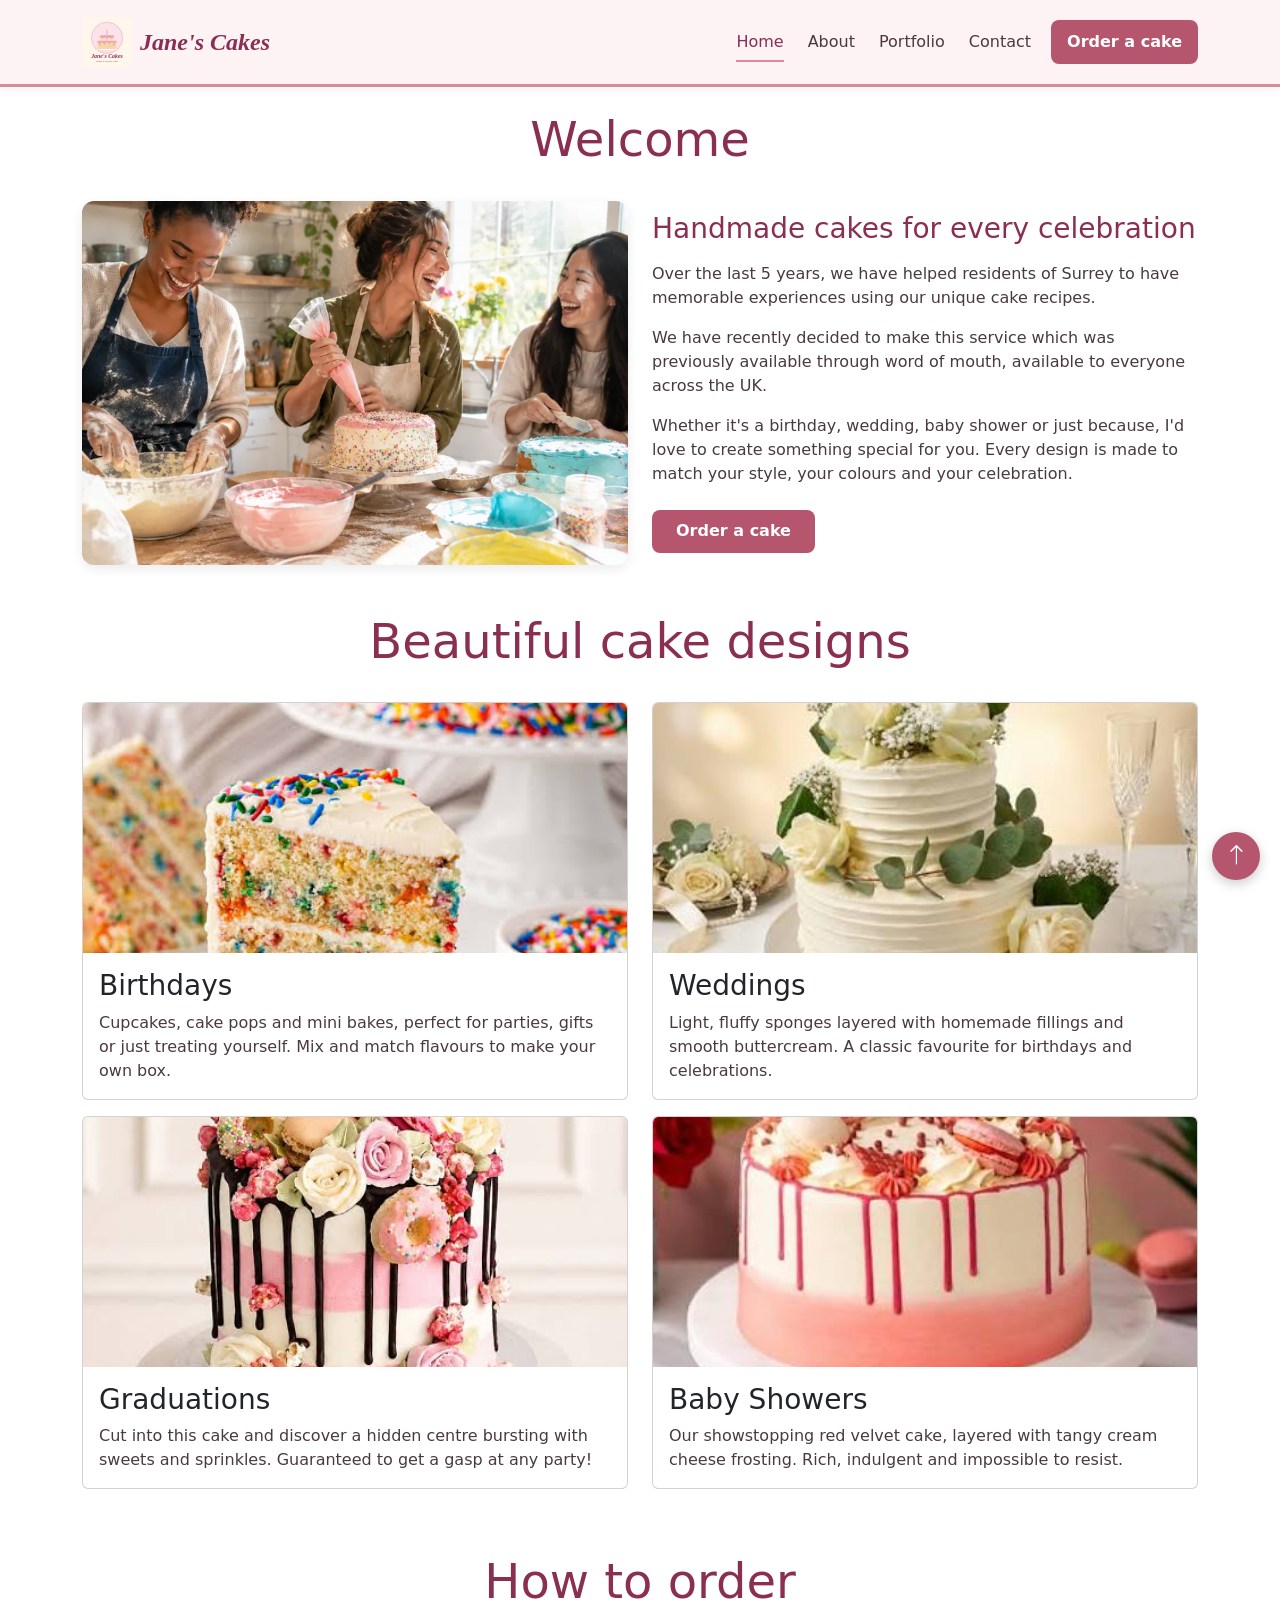
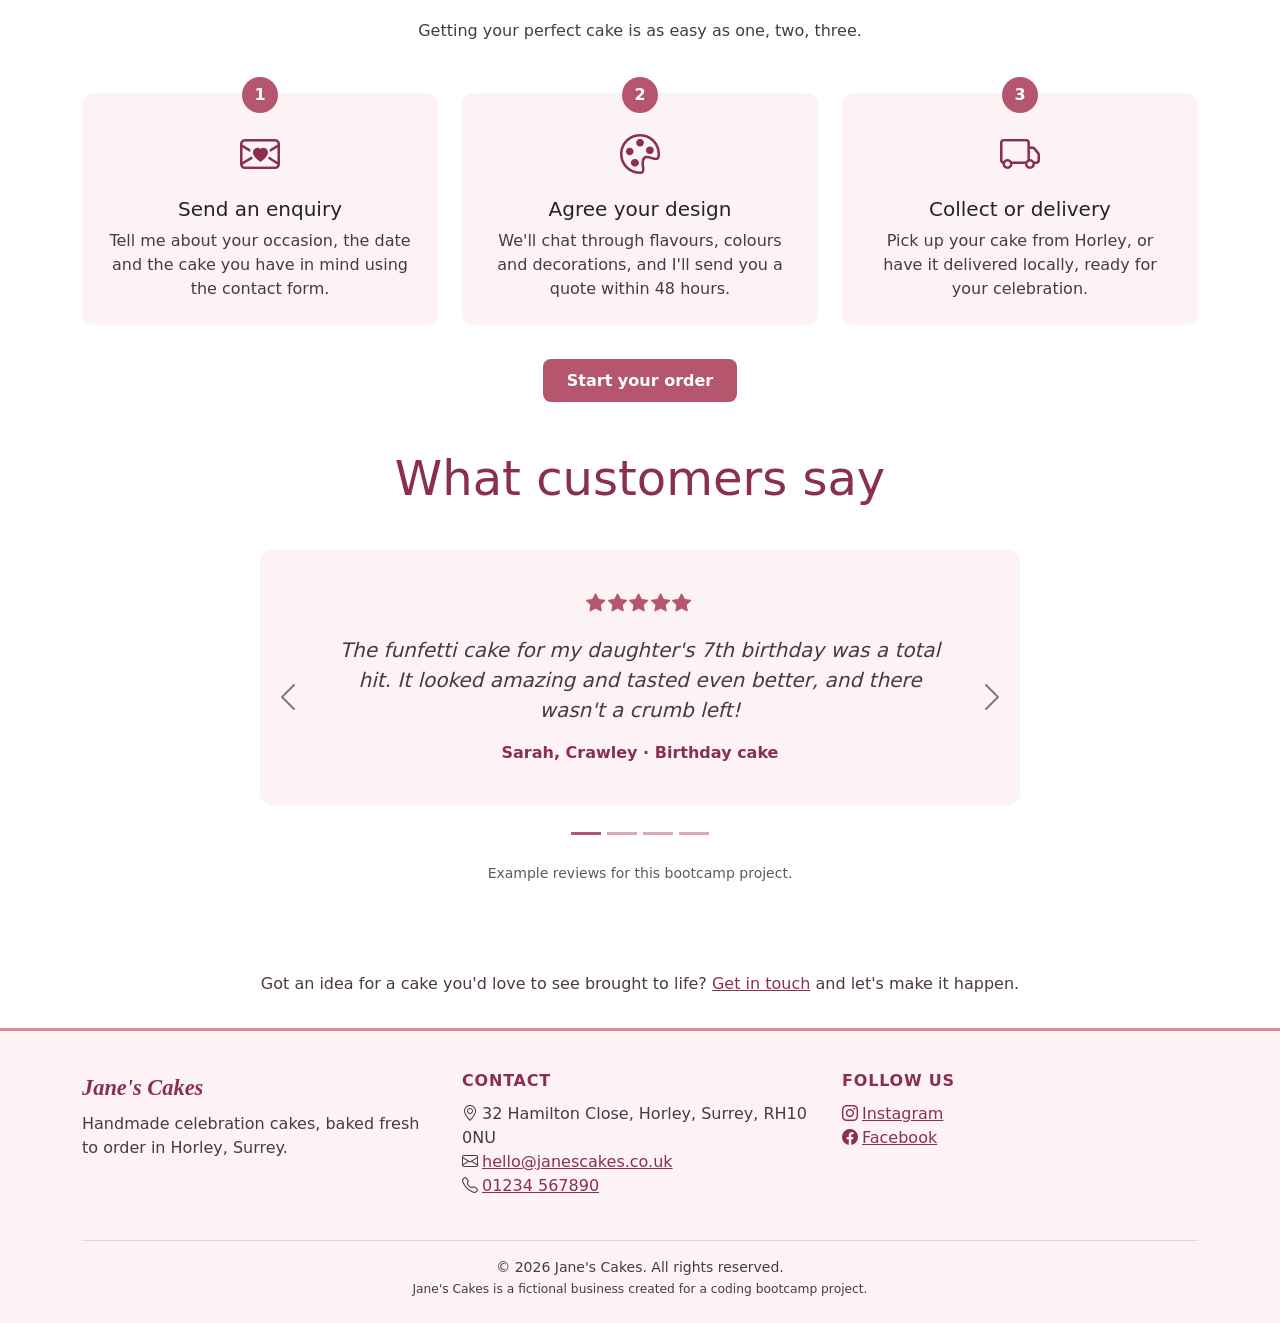
<file: index.html>
<!doctype html>
<html lang="en">
  <head>
    <meta charset="UTF-8">
    <meta name="viewport" content="width=device-width, initial-scale=1.0">
    <meta name="description" content="Jane's Cakes: handmade custom cakes for birthdays, weddings, graduations and baby showers, baked in Horley, Surrey.">
    <title>Jane's Cakes | Master Baker</title>
    <!-- Bootstrap CSS Link -->
    <link
      href="https://cdn.jsdelivr.net/npm/bootstrap@5.3.3/dist/css/bootstrap.min.css"
      rel="stylesheet"
      integrity="sha384-QWTKZyjpPEjISv5WaRU9OFeRpok6YctnYmDr5pNlyT2bRjXh0JMhjY6hW+ALEwIH"
      crossorigin="anonymous">
    <link rel="stylesheet" href="https://cdn.jsdelivr.net/npm/bootstrap-icons@1.11.3/font/bootstrap-icons.min.css">
    <link rel="stylesheet" href="assets/css/style.css">
      <link rel="icon" href="assets/images/Janes_Cakes_Logo.svg" type="image/svg+xml">
  </head>

  <body id="top">
    <nav class="navbar navbar-expand-sm sticky-top">
      <div class="container">
        <a class="navbar-brand d-flex align-items-center" href="index.html">
          <img src="assets/images/Janes_Cakes_Logo.svg" alt="Jane's Cakes logo" class="logo me-2">
          Jane's Cakes
        </a>
        <button
          class="navbar-toggler"
          type="button"
          data-bs-toggle="collapse" 
          data-bs-target="#navbarSupportedContent"
          aria-controls="navbarSupportedContent"
          aria-expanded="false"
          aria-label="Toggle navigation"
        >
          <span class="navbar-toggler-icon"></span>
        </button>
        <div class="collapse navbar-collapse" id="navbarSupportedContent">
          <ul class="navbar-nav ms-auto align-items-sm-center">
            <li class="nav-item">
              <a class="nav-link active" aria-current="page" href="index.html">Home</a>
            </li>
            <li class="nav-item">
              <a class="nav-link" href="about.html">About</a>
            </li>
            <li class="nav-item">
              <a class="nav-link" href="portfolio.html">Portfolio</a>
            </li>
            <li class="nav-item">
              <a class="nav-link" href="contact.html">Contact</a>
            </li>
            <li class="nav-item ms-sm-2 mt-2 mt-sm-0">
              <a class="btn btn-cake px-3" href="contact.html">Order a cake</a>
            </li>
          </ul>
        </div>
      </div>
    </nav>

    <!-- main content -->
    <main class="fade-in">
      <!-- About section links to #about href in navbar -->
      <section id="about" class="container">
        <div class="row align-items-center">
          <!-- my-4 used to add top and bottom margin to heading -->
          <div class="col-12 text-center my-4">
            <h1 class="display-5">Welcome</h1>
          </div>

          <!-- image column (left) -->
          <div class="col-12 col-md-6 mb-4">
            <!-- img-fluid class makes the image responsive to its container -->
            <img
              src="assets/images/women-baking-cakes.webp"
              width="800"
              height="800"
              fetchpriority="high"
              class="img-fluid hero-img hero-img-wide"
              alt="Three friends laughing as they bake and decorate cakes together">
          </div>

          <!-- text column (right) -->
          <div class="col-12 col-md-6 mb-4">
            <h2 class="h3 mb-3">Handmade cakes for every celebration</h2>
            <p>
              Over the last 5 years, we have helped residents of Surrey to have memorable experiences using our unique cake recipes.
            </p>
            <p>
             We have recently decided to make this service which was previously available through word of mouth, available to everyone across the UK.
            </p>
            <p>
              Whether it's a birthday, wedding, baby shower or just because, I'd love
              to create something special for you. Every design is made to match your
              style, your colours and your celebration.
            </p>
            <a href="contact.html" class="btn btn-cake px-4 mt-2">Order a cake</a>
          </div>
        </div>
      </section>

      <!-- portfolio section starts here -->
      <section id="portfolio" class="container pb-4">
        <div class="row">
          <!-- my-4 used to add top and bottom margin to heading -->
          <div class="col-12 text-center my-4">
            <h2 class="display-5">Beautiful cake designs</h2>
          </div>

          <!-- cols for cards: mb-3 on the column, h-100 on the card keeps cards equal height -->
          <div class="col-12 col-md-6 mb-3">
            <div class="card h-100 zoom-card">
              <img
                src="assets/images/funfetti-cake.jpg"
                class="card-img-top" loading="lazy"
                alt="A slice of layered funfetti birthday cake covered in sprinkles">
              <div class="card-body">
                <h3 class="card-title">Birthdays</h3>
                <p class="card-text">
                  Cupcakes, cake pops and mini bakes, perfect for parties, gifts or
                  just treating yourself. Mix and match flavours to make your own box.
                </p>
              </div>
            </div>
          </div>

          <div class="col-12 col-md-6 mb-3">
            <div class="card h-100 zoom-card">
              <img
                src="assets/images/floral-wedding-cake.jpg"
                class="card-img-top" loading="lazy"
                alt="A white two-tier wedding cake decorated with fresh flowers">
              <div class="card-body">
                <h3 class="card-title">Weddings</h3>
                <p class="card-text">
                  Light, fluffy sponges layered with homemade fillings and smooth
                  buttercream. A classic favourite for birthdays and celebrations.
                </p>
              </div>
            </div>
          </div>

          <div class="col-12 col-md-6 mb-3">
            <div class="card h-100 zoom-card">
              <img
                src="assets/images/floral-drip-cake.jpg"
                class="card-img-top" loading="lazy"
                alt="A pink celebration cake topped with flowers and doughnuts">
              <div class="card-body">
                <h3 class="card-title">Graduations</h3>
                <p class="card-text">
                  Cut into this cake and discover a hidden centre bursting with
                  sweets and sprinkles. Guaranteed to get a gasp at any party!
                </p>
              </div>
            </div>
          </div>

          <div class="col-12 col-md-6 mb-3">
            <div class="card h-100 zoom-card">
              <img
                src="assets/images/macaron-drip-cake.jpg"
                class="card-img-top" loading="lazy"
                alt="A pink drip cake topped with macarons and meringues">
              <div class="card-body">
                <h3 class="card-title">Baby Showers</h3>
                <p class="card-text">
                  Our showstopping red velvet cake, layered with tangy cream cheese
                  frosting. Rich, indulgent and impossible to resist.
                </p>
              </div>
            </div>
          </div>
        </div>
      </section>

      <!-- How to order: three simple steps -->
      <section id="how-to-order" class="container pb-4">
        <div class="text-center my-4">
          <h2 class="display-5">How to order</h2>
          <p>Getting your perfect cake is as easy as one, two, three.</p>
        </div>
        <div class="row row-cols-1 row-cols-md-3 g-4">
          <div class="col">
            <div class="step-card h-100">
              <span class="step-number" aria-hidden="true">1</span>
              <i class="bi bi-envelope-heart step-icon" aria-hidden="true"></i>
              <h3 class="h5">Send an enquiry</h3>
              <p>Tell me about your occasion, the date and the cake you have in mind using the contact form.</p>
            </div>
          </div>
          <div class="col">
            <div class="step-card h-100">
              <span class="step-number" aria-hidden="true">2</span>
              <i class="bi bi-palette step-icon" aria-hidden="true"></i>
              <h3 class="h5">Agree your design</h3>
              <p>We'll chat through flavours, colours and decorations, and I'll send you a quote within 48 hours.</p>
            </div>
          </div>
          <div class="col">
            <div class="step-card h-100">
              <span class="step-number" aria-hidden="true">3</span>
              <i class="bi bi-truck step-icon" aria-hidden="true"></i>
              <h3 class="h5">Collect or delivery</h3>
              <p>Pick up your cake from Horley, or have it delivered locally, ready for your celebration.</p>
            </div>
          </div>
        </div>
        <div class="text-center mt-4">
          <a href="contact.html" class="btn btn-cake px-4">Start your order</a>
        </div>
      </section>

      <!-- Customer reviews carousel -->
      <section id="reviews" class="container pb-5">
        <div class="text-center my-4">
          <h2 class="display-5">What customers say</h2>
        </div>
        <div id="reviewsCarousel" class="carousel carousel-dark slide reviews-carousel" data-bs-ride="carousel" data-bs-interval="6000">
          <div class="carousel-indicators">
            <button type="button" data-bs-target="#reviewsCarousel" data-bs-slide-to="0" class="active" aria-current="true" aria-label="Review 1"></button>
            <button type="button" data-bs-target="#reviewsCarousel" data-bs-slide-to="1" aria-label="Review 2"></button>
            <button type="button" data-bs-target="#reviewsCarousel" data-bs-slide-to="2" aria-label="Review 3"></button>
            <button type="button" data-bs-target="#reviewsCarousel" data-bs-slide-to="3" aria-label="Review 4"></button>
          </div>
          <div class="carousel-inner">
            <div class="carousel-item active">
              <figure class="review-card">
                <div class="review-stars" role="img" aria-label="5 out of 5 stars">
                  <i class="bi bi-star-fill"></i><i class="bi bi-star-fill"></i><i class="bi bi-star-fill"></i><i class="bi bi-star-fill"></i><i class="bi bi-star-fill"></i>
                </div>
                <blockquote class="blockquote">
                  <p>The funfetti cake for my daughter's 7th birthday was a total hit. It looked amazing and tasted even better, and there wasn't a crumb left!</p>
                </blockquote>
                <figcaption class="review-author">Sarah, Crawley &middot; Birthday cake</figcaption>
              </figure>
            </div>
            <div class="carousel-item">
              <figure class="review-card">
                <div class="review-stars" role="img" aria-label="5 out of 5 stars">
                  <i class="bi bi-star-fill"></i><i class="bi bi-star-fill"></i><i class="bi bi-star-fill"></i><i class="bi bi-star-fill"></i><i class="bi bi-star-fill"></i>
                </div>
                <blockquote class="blockquote">
                  <p>Jane delivered and set up our two-tier wedding cake at the venue. It matched our flowers perfectly and so many guests asked who made it.</p>
                </blockquote>
                <figcaption class="review-author">Tom &amp; Priya, Reigate &middot; Wedding cake</figcaption>
              </figure>
            </div>
            <div class="carousel-item">
              <figure class="review-card">
                <div class="review-stars" role="img" aria-label="5 out of 5 stars">
                  <i class="bi bi-star-fill"></i><i class="bi bi-star-fill"></i><i class="bi bi-star-fill"></i><i class="bi bi-star-fill"></i><i class="bi bi-star-fill"></i>
                </div>
                <blockquote class="blockquote">
                  <p>Beautiful pink drip cake for my baby shower. Jane was so easy to talk to and made a gluten-free version without anyone noticing the difference.</p>
                </blockquote>
                <figcaption class="review-author">Lucy, Horley &middot; Baby shower cake</figcaption>
              </figure>
            </div>
            <div class="carousel-item">
              <figure class="review-card">
                <div class="review-stars" role="img" aria-label="4 out of 5 stars">
                  <i class="bi bi-star-fill"></i><i class="bi bi-star-fill"></i><i class="bi bi-star-fill"></i><i class="bi bi-star-fill"></i><i class="bi bi-star"></i>
                </div>
                <blockquote class="blockquote">
                  <p>Ordered a red velvet cake for my son's graduation at short notice. Jane fitted us in and it was delicious. Would definitely order again.</p>
                </blockquote>
                <figcaption class="review-author">Mark, Redhill &middot; Graduation cake</figcaption>
              </figure>
            </div>
          </div>
          <button class="carousel-control-prev" type="button" data-bs-target="#reviewsCarousel" data-bs-slide="prev">
            <span class="carousel-control-prev-icon" aria-hidden="true"></span>
            <span class="visually-hidden">Previous review</span>
          </button>
          <button class="carousel-control-next" type="button" data-bs-target="#reviewsCarousel" data-bs-slide="next">
            <span class="carousel-control-next-icon" aria-hidden="true"></span>
            <span class="visually-hidden">Next review</span>
          </button>
        </div>
        <p class="text-center small text-muted mt-2">Example reviews for this bootcamp project.</p>
      </section>
    </main>

    <!-- Call to action (not shown on the contact page) -->
    <aside class="container text-center my-4">
      <p class="cta-text mb-0">
        Got an idea for a cake you'd love to see brought to life?
        <a href="contact.html">Get in touch</a> and let's make it happen.
      </p>
    </aside>

    <!-- Back to top button -->
    <a href="#top" class="back-to-top" aria-label="Back to top"><i class="bi bi-arrow-up" aria-hidden="true"></i></a>

    <!-- Site footer (same on every page) -->
    <footer class="site-footer">
      <div class="container">
        <div class="row row-cols-1 row-cols-md-3 g-4">
          <div class="col">
            <p class="footer-brand">Jane's Cakes</p>
            <p>Handmade celebration cakes, baked fresh to order in Horley, Surrey.</p>
          </div>
          <div class="col">
            <h2 class="footer-heading">Contact</h2>
            <!-- TODO: replace with real email and phone number, or remove -->
            <address class="mb-0">
              <i class="bi bi-geo-alt me-1" aria-hidden="true"></i>32 Hamilton Close, Horley, Surrey, RH10 0NU<br>
              <i class="bi bi-envelope me-1" aria-hidden="true"></i><a href="mailto:hello@janescakes.co.uk">hello@janescakes.co.uk</a><br>
              <i class="bi bi-telephone me-1" aria-hidden="true"></i><a href="tel:+441234567890">01234 567890</a>
            </address>
          </div>
          <div class="col">
            <h2 class="footer-heading">Follow us</h2>
            <!-- TODO: replace with Jane's real social media pages -->
            <ul class="list-unstyled mb-0">
              <li><a href="https://www.instagram.com/" target="_blank" rel="noopener" aria-label="Instagram (opens in a new tab)"><i class="bi bi-instagram me-1" aria-hidden="true"></i>Instagram</a></li>
              <li><a href="https://www.facebook.com/" target="_blank" rel="noopener" aria-label="Facebook (opens in a new tab)"><i class="bi bi-facebook me-1" aria-hidden="true"></i>Facebook</a></li>
            </ul>
          </div>
        </div>
        <p class="footer-copy">&copy; 2026 Jane's Cakes. All rights reserved.<br>
          <span class="small">Jane's Cakes is a fictional business created for a coding bootcamp project.</span></p>
      </div>
    </footer>

    <!-- Bootstrap JS Script-->
    <script
      src="https://cdn.jsdelivr.net/npm/bootstrap@5.3.3/dist/js/bootstrap.bundle.min.js"
      integrity="sha384-YvpcrYf0tY3lHB60NNkmXc5s9fDVZLESaAA55NDzOxhy9GkcIdslK1eN7N6jIeHz"
      crossorigin="anonymous"
    ></script>
  </body>
</html>
</file>
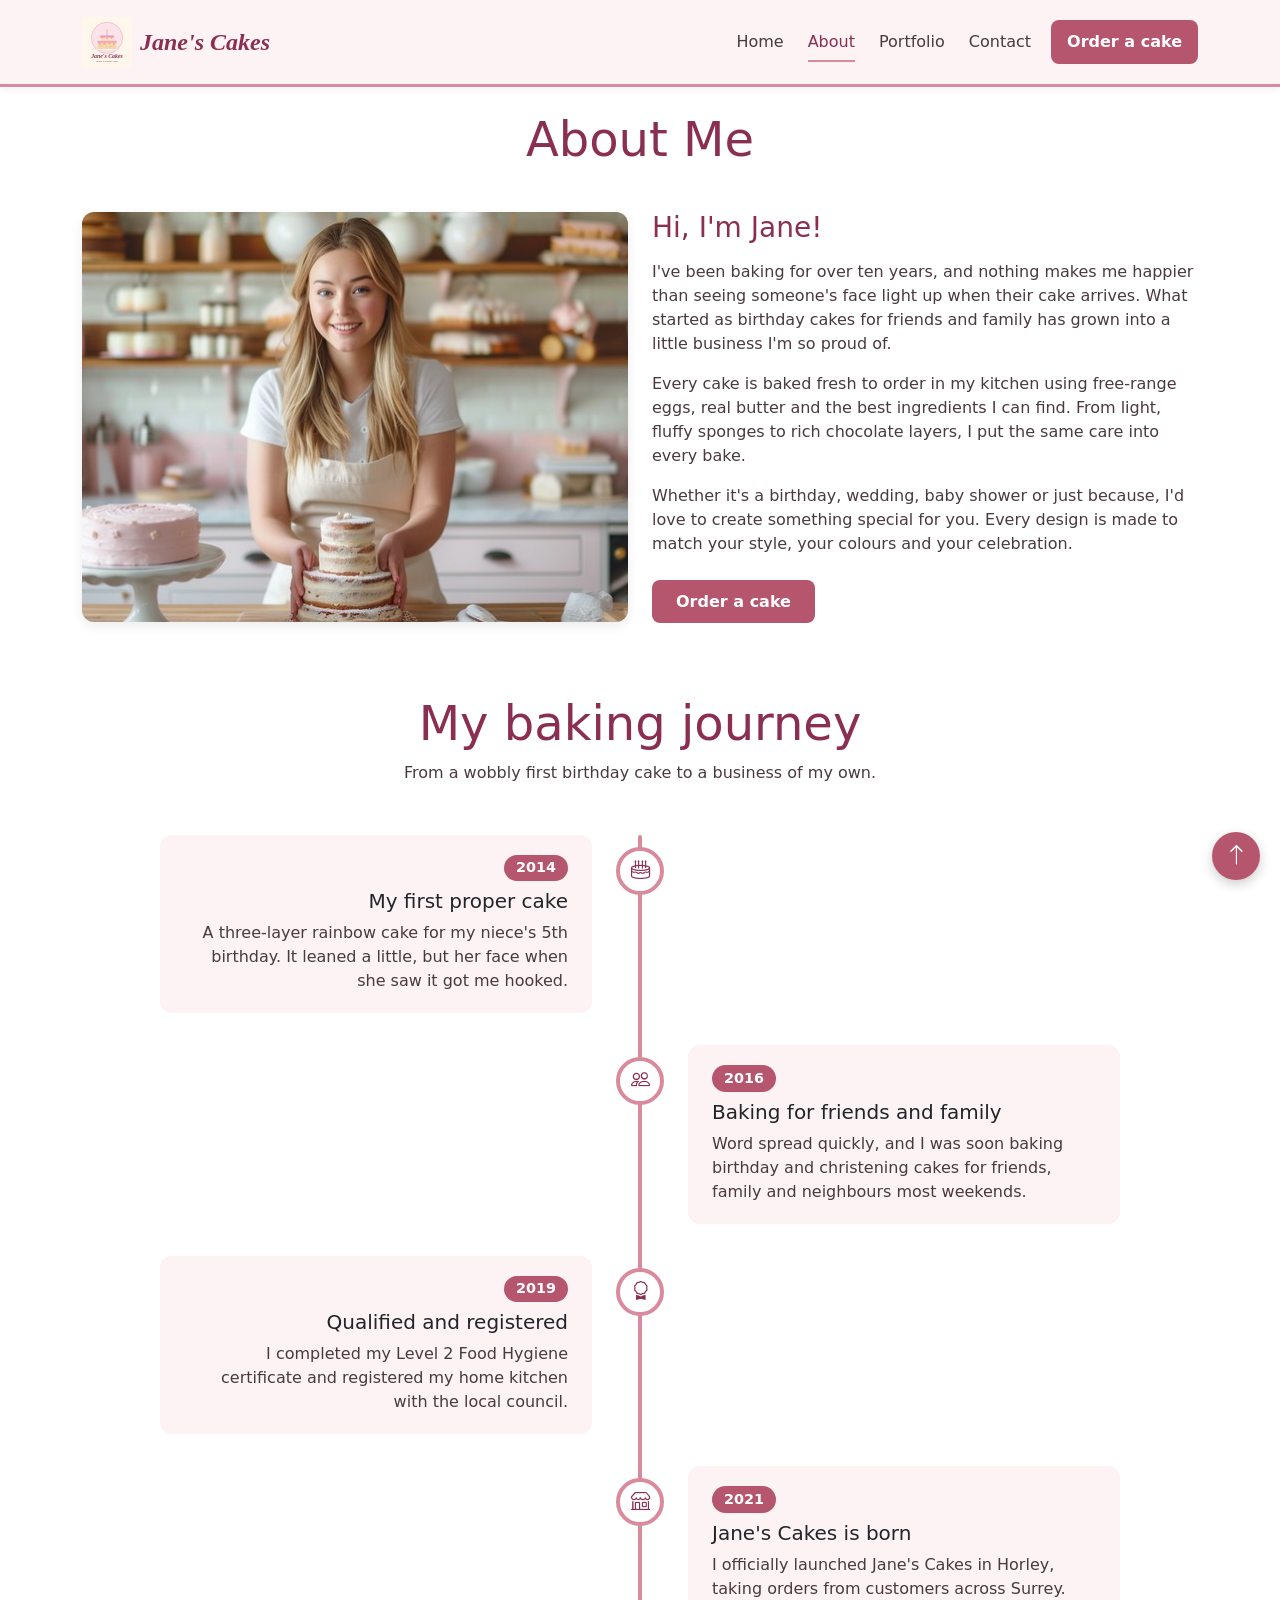
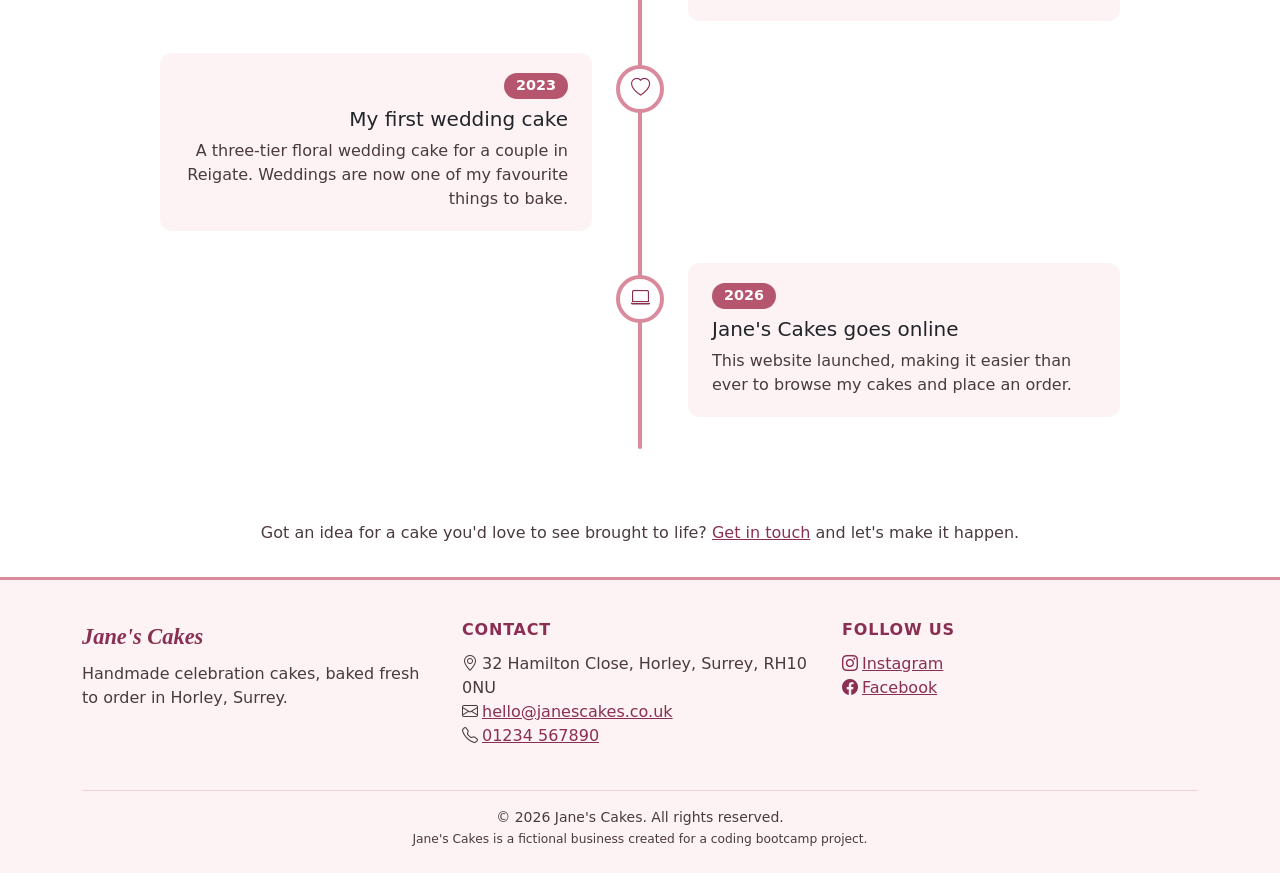
<file: about.html>
<!doctype html>
<html lang="en">
  <head>
    <meta charset="UTF-8">
    <meta name="viewport" content="width=device-width, initial-scale=1.0">
    <meta name="description" content="Meet Jane, the baker behind Jane's Cakes, creating custom celebration cakes in Horley, Surrey.">
    <title> About ME </title>
    <!-- Bootstrap CSS Link -->
    <link
      href="https://cdn.jsdelivr.net/npm/bootstrap@5.3.3/dist/css/bootstrap.min.css"
      rel="stylesheet"
      integrity="sha384-QWTKZyjpPEjISv5WaRU9OFeRpok6YctnYmDr5pNlyT2bRjXh0JMhjY6hW+ALEwIH"
      crossorigin="anonymous">
      <link rel="stylesheet" href="https://cdn.jsdelivr.net/npm/bootstrap-icons@1.11.3/font/bootstrap-icons.min.css">
    <link rel="stylesheet" href="assets/css/style.css">
      <link rel="icon" href="assets/images/Janes_Cakes_Logo.svg" type="image/svg+xml">
  </head>

  <body id="top">
   <nav class="navbar navbar-expand-sm sticky-top">
      <div class="container">
        <a class="navbar-brand d-flex align-items-center" href="index.html">
          <img src="assets/images/Janes_Cakes_Logo.svg" alt="Jane's Cakes logo" class="logo me-2">
          Jane's Cakes
        </a>
        <button
          class="navbar-toggler"
          type="button"
          data-bs-toggle="collapse"
          data-bs-target="#navbarSupportedContent"
          aria-controls="navbarSupportedContent"
          aria-expanded="false"
          aria-label="Toggle navigation"
        >
          <span class="navbar-toggler-icon"></span>
        </button>
        <div class="collapse navbar-collapse" id="navbarSupportedContent">
          <ul class="navbar-nav ms-auto align-items-sm-center">
            <li class="nav-item">
              <a class="nav-link" href="index.html">Home</a>
            </li>
            <li class="nav-item">
              <a class="nav-link active" aria-current="page" href="about.html">About</a>
            </li>
            <li class="nav-item">
              <a class="nav-link" href="portfolio.html">Portfolio</a>
            </li>
            <li class="nav-item">
              <a class="nav-link" href="contact.html">Contact</a>
            </li>
            <li class="nav-item ms-sm-2 mt-2 mt-sm-0">
              <a class="btn btn-cake px-3" href="contact.html">Order a cake</a>
            </li>
          </ul>
        </div>
      </div>
    </nav>


    <!-- main content -->
    <main class="fade-in">
      <!-- About section links to #about href in navbar -->

      <!-- portfolio section starts here -->
      <section id="about" class="container pb-4">
  <div class="row">
    <div class="col-12 text-center my-4">
      <h1 class="display-5">About Me</h1>
    </div>
  </div>

  <!-- new row for image + text -->
  <div class="row align-items-center">
    <!-- image column (left) -->
    <div class="col-12 col-md-6 mb-4">
      <img
        src="assets/images/Jane.jpg"
        class="img-fluid hero-img"
        alt="Jane holding a layered cake in her kitchen">
    </div>

    <!-- text column (right) -->
    <div class="col-12 col-md-6 mb-4">
      <h2 class="h3 mb-3">Hi, I'm Jane!</h2>
      <p>  I've been baking for over ten years, and nothing makes me happier than
              seeing someone's face light up when their cake arrives. What started as
              birthday cakes for friends and family has grown into a little business
              I'm so proud of.</p>
      <p>
              Every cake is baked fresh to order in my kitchen using free-range eggs,
              real butter and the best ingredients I can find. From light, fluffy
              sponges to rich chocolate layers, I put the same care into every bake.
            </p>
          
      <p> Whether it's a birthday, wedding, baby shower or just because, I'd love
              to create something special for you. Every design is made to match your
              style, your colours and your celebration.</p>
      <a href="contact.html" class="btn btn-cake px-4 mt-2">Order a cake</a>
    </div>
  </div> <!-- close the new row -->
</section>

      <!-- Timeline of Jane's baking journey -->
      <section id="timeline" class="container pb-5">
        <div class="text-center my-4">
          <h2 class="display-5">My baking journey</h2>
          <p>From a wobbly first birthday cake to a business of my own.</p>
        </div>
        <ol class="timeline">
          <li class="timeline-item">
            <span class="timeline-dot" aria-hidden="true"><i class="bi bi-cake2"></i></span>
            <div class="timeline-content">
              <span class="timeline-year">2014</span>
              <h3 class="h5">My first proper cake</h3>
              <p>A three-layer rainbow cake for my niece's 5th birthday. It leaned a little, but her face when she saw it got me hooked.</p>
            </div>
          </li>
          <li class="timeline-item">
            <span class="timeline-dot" aria-hidden="true"><i class="bi bi-people"></i></span>
            <div class="timeline-content">
              <span class="timeline-year">2016</span>
              <h3 class="h5">Baking for friends and family</h3>
              <p>Word spread quickly, and I was soon baking birthday and christening cakes for friends, family and neighbours most weekends.</p>
            </div>
          </li>
          <li class="timeline-item">
            <span class="timeline-dot" aria-hidden="true"><i class="bi bi-award"></i></span>
            <div class="timeline-content">
              <span class="timeline-year">2019</span>
              <h3 class="h5">Qualified and registered</h3>
              <p>I completed my Level 2 Food Hygiene certificate and registered my home kitchen with the local council.</p>
            </div>
          </li>
          <li class="timeline-item">
            <span class="timeline-dot" aria-hidden="true"><i class="bi bi-shop"></i></span>
            <div class="timeline-content">
              <span class="timeline-year">2021</span>
              <h3 class="h5">Jane's Cakes is born</h3>
              <p>I officially launched Jane's Cakes in Horley, taking orders from customers across Surrey.</p>
            </div>
          </li>
          <li class="timeline-item">
            <span class="timeline-dot" aria-hidden="true"><i class="bi bi-heart"></i></span>
            <div class="timeline-content">
              <span class="timeline-year">2023</span>
              <h3 class="h5">My first wedding cake</h3>
              <p>A three-tier floral wedding cake for a couple in Reigate. Weddings are now one of my favourite things to bake.</p>
            </div>
          </li>
          <li class="timeline-item">
            <span class="timeline-dot" aria-hidden="true"><i class="bi bi-laptop"></i></span>
            <div class="timeline-content">
              <span class="timeline-year">2026</span>
              <h3 class="h5">Jane's Cakes goes online</h3>
              <p>This website launched, making it easier than ever to browse my cakes and place an order.</p>
            </div>
          </li>
        </ol>
      </section>
    </main>

    <!-- Call to action (not shown on the contact page) -->
    <aside class="container text-center my-4">
      <p class="cta-text mb-0">
        Got an idea for a cake you'd love to see brought to life?
        <a href="contact.html">Get in touch</a> and let's make it happen.
      </p>
    </aside>

    <!-- Back to top button -->
    <a href="#top" class="back-to-top" aria-label="Back to top"><i class="bi bi-arrow-up" aria-hidden="true"></i></a>

    <!-- Site footer (same on every page) -->
    <footer class="site-footer">
      <div class="container">
        <div class="row row-cols-1 row-cols-md-3 g-4">
          <div class="col">
            <p class="footer-brand">Jane's Cakes</p>
            <p>Handmade celebration cakes, baked fresh to order in Horley, Surrey.</p>
          </div>
          <div class="col">
            <h2 class="footer-heading">Contact</h2>
            <!-- TODO: replace with real email and phone number, or remove -->
            <address class="mb-0">
              <i class="bi bi-geo-alt me-1" aria-hidden="true"></i>32 Hamilton Close, Horley, Surrey, RH10 0NU<br>
              <i class="bi bi-envelope me-1" aria-hidden="true"></i><a href="mailto:hello@janescakes.co.uk">hello@janescakes.co.uk</a><br>
              <i class="bi bi-telephone me-1" aria-hidden="true"></i><a href="tel:+441234567890">01234 567890</a>
            </address>
          </div>
          <div class="col">
            <h2 class="footer-heading">Follow us</h2>
            <!-- TODO: replace with Jane's real social media pages -->
            <ul class="list-unstyled mb-0">
              <li><a href="https://www.instagram.com/" target="_blank" rel="noopener" aria-label="Instagram (opens in a new tab)"><i class="bi bi-instagram me-1" aria-hidden="true"></i>Instagram</a></li>
              <li><a href="https://www.facebook.com/" target="_blank" rel="noopener" aria-label="Facebook (opens in a new tab)"><i class="bi bi-facebook me-1" aria-hidden="true"></i>Facebook</a></li>
            </ul>
          </div>
        </div>
        <p class="footer-copy">&copy; 2026 Jane's Cakes. All rights reserved.<br>
          <span class="small">Jane's Cakes is a fictional business created for a coding bootcamp project.</span></p>
      </div>
    </footer>

    <!-- Bootstrap JS Script-->
    <script
      src="https://cdn.jsdelivr.net/npm/bootstrap@5.3.3/dist/js/bootstrap.bundle.min.js"
      integrity="sha384-YvpcrYf0tY3lHB60NNkmXc5s9fDVZLESaAA55NDzOxhy9GkcIdslK1eN7N6jIeHz"
      crossorigin="anonymous"
    ></script>
  </body>
</html>
</file>
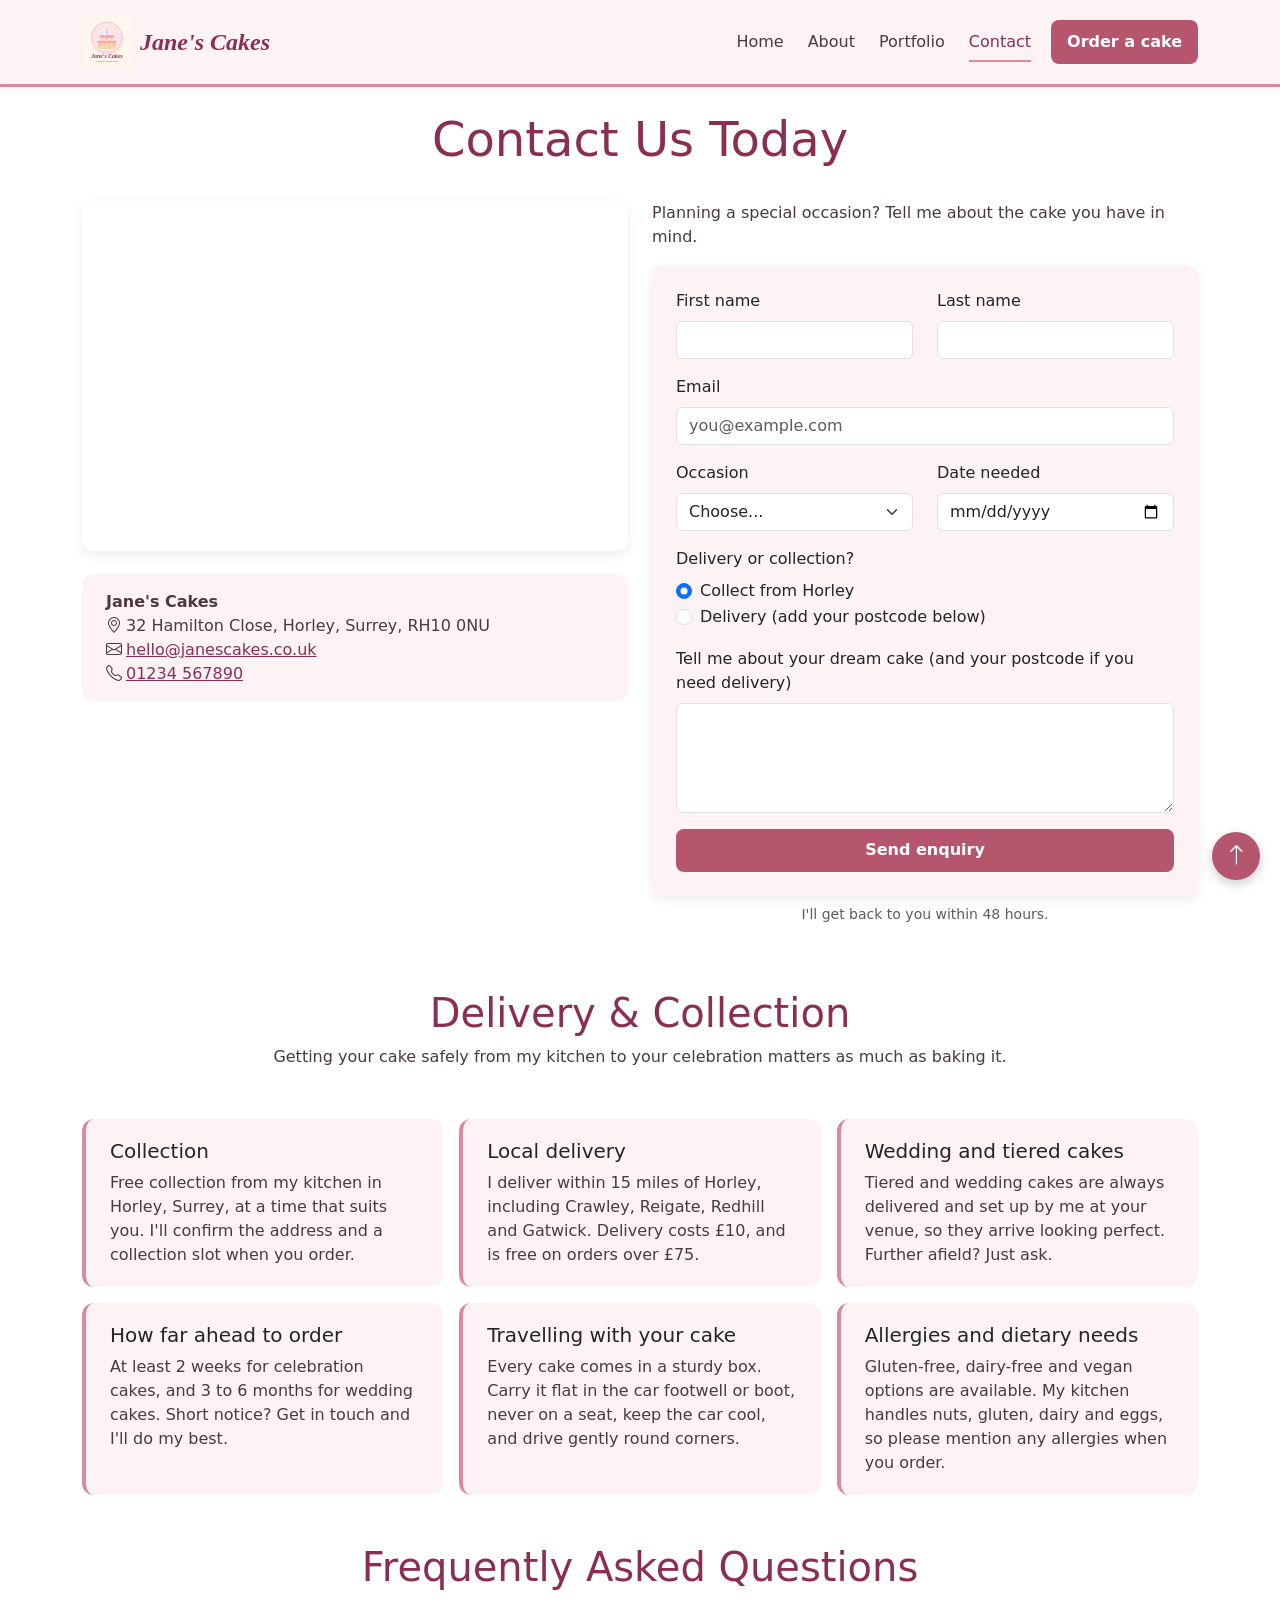
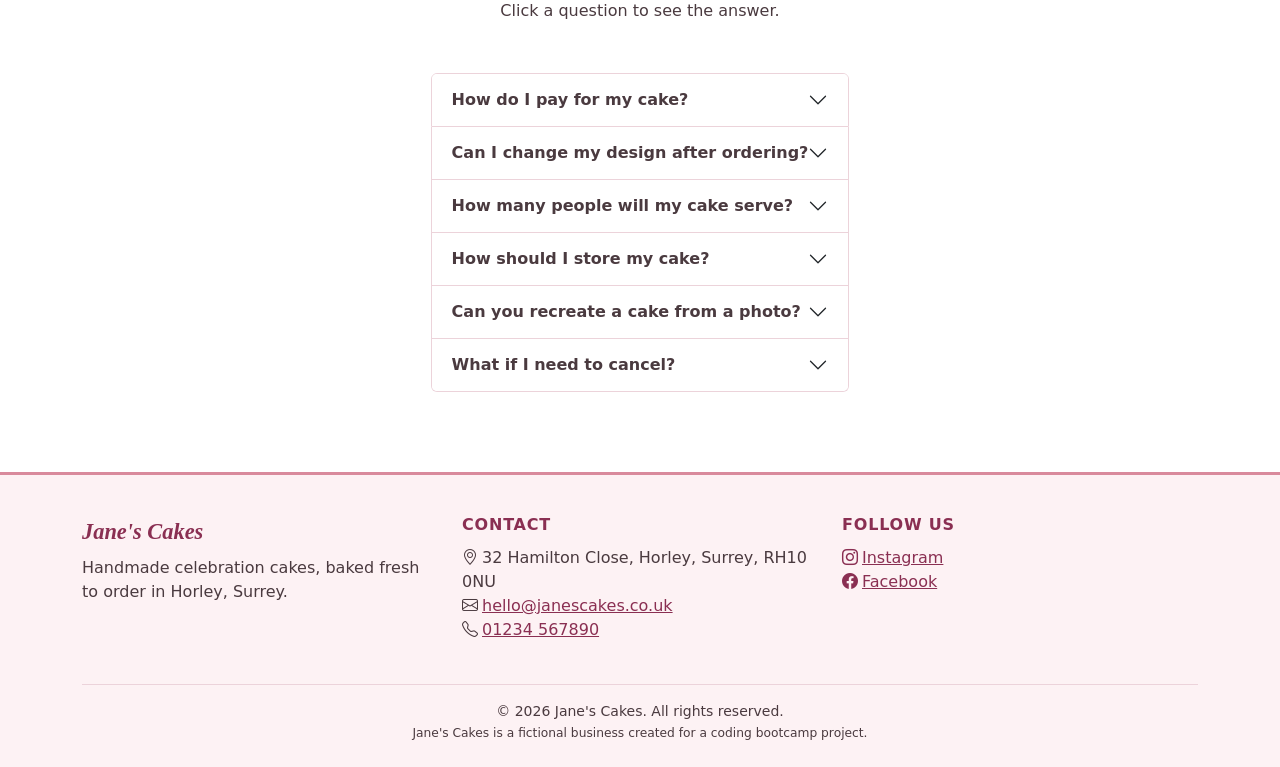
<file: contact.html>
<!DOCTYPE html>
<html lang="en">

<head>
    <meta charset="UTF-8">
    <meta name="viewport" content="width=device-width, initial-scale=1.0">
    <meta name="description" content="Contact Jane's Cakes to order a custom cake for your birthday, wedding or special occasion.">
    <title>Contact | Jane's Cakes</title>
    <!-- Bootstrap CSS Link -->
    <link href="https://cdn.jsdelivr.net/npm/bootstrap@5.3.3/dist/css/bootstrap.min.css" rel="stylesheet"
        integrity="sha384-QWTKZyjpPEjISv5WaRU9OFeRpok6YctnYmDr5pNlyT2bRjXh0JMhjY6hW+ALEwIH" crossorigin="anonymous">
    <link rel="stylesheet" href="https://cdn.jsdelivr.net/npm/bootstrap-icons@1.11.3/font/bootstrap-icons.min.css">
    <link rel="stylesheet" href="assets/css/style.css">

        <link rel="icon" href="assets/images/Janes_Cakes_Logo.svg" type="image/svg+xml">
  </head>

<body id="top">
  <nav class="navbar navbar-expand-sm sticky-top">
      <div class="container">
        <a class="navbar-brand d-flex align-items-center" href="index.html">
          <img src="assets/images/Janes_Cakes_Logo.svg" alt="Jane's Cakes logo" class="logo me-2">
          Jane's Cakes
        </a>
        <button
          class="navbar-toggler"
          type="button"
          data-bs-toggle="collapse"
          data-bs-target="#navbarSupportedContent"
          aria-controls="navbarSupportedContent"
          aria-expanded="false"
          aria-label="Toggle navigation"
        >
          <span class="navbar-toggler-icon"></span>
        </button>
        <div class="collapse navbar-collapse" id="navbarSupportedContent">
          <ul class="navbar-nav ms-auto align-items-sm-center">
            <li class="nav-item">
              <a class="nav-link" href="index.html">Home</a>
            </li>
            <li class="nav-item">
              <a class="nav-link" href="about.html">About</a>
            </li>
            <li class="nav-item">
              <a class="nav-link" href="portfolio.html">Portfolio</a>
            </li>
            <li class="nav-item">
              <a class="nav-link active" aria-current="page" href="contact.html">Contact</a>
            </li>
            <li class="nav-item ms-sm-2 mt-2 mt-sm-0">
              <a class="btn btn-cake px-3" href="contact.html">Order a cake</a>
            </li>
          </ul>
        </div>
      </div>
    </nav>
    <!-- main content -->
    <main class="fade-in">
        <section id="contact-us" class="container">
            <div class="row">
                <!-- my-4 used to add top and bottom margin to heading -->
                <div class="col-12 text-center my-4">
                    <h1 class="display-5">Contact Us Today</h1>
                </div>

                <!-- Map and address: shown second on mobile, left on desktop -->
                <div class="col-12 col-md-6 mb-4 order-2 order-md-1">
                    <iframe class="map-frame" title="Map showing Jane's Cakes in Horley, Surrey"
                        src="https://www.google.com/maps/embed?pb=!1m18!1m12!1m3!1d2501.737358570662!2d-0.1695397242114854!3d51.16863127173833!2m3!1f0!2f0!3f0!3m2!1i1024!2i768!4f13.1!3m3!1m2!1s0x4875f0120b05c7f1%3A0x3df154f9261a2e0b!2sHamilton%20Close%2C%20Horley!5e0!3m2!1sen!2suk!4v1795098931961!5m2!1sen!2suk"
                        allowfullscreen loading="lazy" referrerpolicy="strict-origin-when-cross-origin"></iframe>
                    <address class="contact-details mt-3">
                        <strong>Jane's Cakes</strong><br>
                        <i class="bi bi-geo-alt me-1" aria-hidden="true"></i>32 Hamilton Close, Horley, Surrey, RH10 0NU<br>
                        <!-- TODO: replace with real email and phone number, or remove -->
                        <i class="bi bi-envelope me-1" aria-hidden="true"></i><a href="mailto:hello@janescakes.co.uk">hello@janescakes.co.uk</a><br>
                        <i class="bi bi-telephone me-1" aria-hidden="true"></i><a href="tel:+441234567890">01234 567890</a>
                    </address>
                </div>

                <!-- Enquiry form: shown first on mobile, right on desktop -->
                <div class="col-12 col-md-6 mb-4 order-1 order-md-2">
                    <p>Planning a special occasion? Tell me about the cake you have in mind.</p>
                    <!-- Formspree sends each enquiry to Jane by email -->
                    <form class="contact-form" action="https://formspree.io/f/xyewjnql" method="POST">
  <input type="hidden" name="_subject" value="New cake enquiry from the Jane's Cakes website">
  <div class="row">
    <div class="col-md-6 mb-3">
      <label for="firstName" class="form-label">First name</label>
      <input type="text" class="form-control" id="firstName" name="firstName" required>
    </div>
    <div class="col-md-6 mb-3">
      <label for="lastName" class="form-label">Last name</label>
      <input type="text" class="form-control" id="lastName" name="lastName" required>
    </div>
  </div>

  <div class="mb-3">
    <label for="email" class="form-label">Email</label>
    <input type="email" class="form-control" id="email" name="email" placeholder="you@example.com" required>
  </div>

  <div class="row">
    <div class="col-md-6 mb-3">
      <label for="occasion" class="form-label">Occasion</label>
      <select class="form-select" id="occasion" name="occasion">
        <option value="" selected disabled>Choose...</option>
        <option>Birthday</option>
        <option>Wedding</option>
        <option>Baby shower</option>
        <option>Other</option>
      </select>
    </div>
    <div class="col-md-6 mb-3">
      <label for="date" class="form-label">Date needed</label>
      <input type="date" class="form-control" id="date" name="date">
    </div>
  </div>

  <fieldset class="mb-3">
    <legend class="form-label fs-6">Delivery or collection?</legend>
    <div class="form-check form-check-inline">
      <input class="form-check-input" type="radio" name="delivery" id="collection-option" value="Collection" checked>
      <label class="form-check-label" for="collection-option">Collect from Horley</label>
    </div>
    <div class="form-check form-check-inline">
      <input class="form-check-input" type="radio" name="delivery" id="delivery-option" value="Delivery">
      <label class="form-check-label" for="delivery-option">Delivery (add your postcode below)</label>
    </div>
  </fieldset>

  <div class="mb-3">
    <label for="message" class="form-label">Tell me about your dream cake (and your postcode if you need delivery)</label>
    <textarea class="form-control" id="message" name="message" rows="4" required></textarea>
  </div>

  <button type="submit" class="btn btn-cake w-100">Send enquiry</button>
</form>
                    <p class="small text-muted text-center mt-2">I'll get back to you within 48 hours.</p>
                </div>
            </div>
        </section>

        <!-- Delivery and practical information -->
        <section id="delivery" class="container pb-4">
            <div class="text-center my-4">
                <h2 class="display-6">Delivery &amp; Collection</h2>
                <p>Getting your cake safely from my kitchen to your celebration matters as much as baking it.</p>
            </div>
            <div class="row row-cols-1 row-cols-md-2 row-cols-lg-3 g-3">
                <div class="col">
                    <div class="info-card h-100">
                        <h3 class="h5">Collection</h3>
                        <p>Free collection from my kitchen in Horley, Surrey, at a time that suits you. I'll confirm the address and a collection slot when you order.</p>
                    </div>
                </div>
                <div class="col">
                    <div class="info-card h-100">
                        <h3 class="h5">Local delivery</h3>
                        <p>I deliver within 15 miles of Horley, including Crawley, Reigate, Redhill and Gatwick. Delivery costs £10, and is free on orders over £75.</p>
                    </div>
                </div>
                <div class="col">
                    <div class="info-card h-100">
                        <h3 class="h5">Wedding and tiered cakes</h3>
                        <p>Tiered and wedding cakes are always delivered and set up by me at your venue, so they arrive looking perfect. Further afield? Just ask.</p>
                    </div>
                </div>
                <div class="col">
                    <div class="info-card h-100">
                        <h3 class="h5">How far ahead to order</h3>
                        <p>At least 2 weeks for celebration cakes, and 3 to 6 months for wedding cakes. Short notice? Get in touch and I'll do my best.</p>
                    </div>
                </div>
                <div class="col">
                    <div class="info-card h-100">
                        <h3 class="h5">Travelling with your cake</h3>
                        <p>Every cake comes in a sturdy box. Carry it flat in the car footwell or boot, never on a seat, keep the car cool, and drive gently round corners.</p>
                    </div>
                </div>
                <div class="col">
                    <div class="info-card h-100">
                        <h3 class="h5">Allergies and dietary needs</h3>
                        <p>Gluten-free, dairy-free and vegan options are available. My kitchen handles nuts, gluten, dairy and eggs, so please mention any allergies when you order.</p>
                    </div>
                </div>
            </div>
        </section>

        <!-- Frequently asked questions (Bootstrap accordion) -->
        <section id="faq" class="container pb-5">
            <div class="text-center my-4">
                <h2 class="display-6">Frequently Asked Questions</h2>
                <p>Click a question to see the answer.</p>
            </div>
            <div class="accordion faq-accordion" id="faqAccordion">
                <div class="accordion-item">
                    <h3 class="accordion-header" id="faqHeading1">
                        <button class="accordion-button collapsed" type="button" data-bs-toggle="collapse" data-bs-target="#faqAnswer1" aria-expanded="false" aria-controls="faqAnswer1">
                            How do I pay for my cake?
                        </button>
                    </h3>
                    <div id="faqAnswer1" class="accordion-collapse collapse" role="region" aria-labelledby="faqHeading1" data-bs-parent="#faqAccordion">
                        <div class="accordion-body">
                            A 50% deposit secures your date once we've agreed your design. The balance is due 7 days before collection or delivery, by bank transfer or card.
                        </div>
                    </div>
                </div>
                <div class="accordion-item">
                    <h3 class="accordion-header" id="faqHeading2">
                        <button class="accordion-button collapsed" type="button" data-bs-toggle="collapse" data-bs-target="#faqAnswer2" aria-expanded="false" aria-controls="faqAnswer2">
                            Can I change my design after ordering?
                        </button>
                    </h3>
                    <div id="faqAnswer2" class="accordion-collapse collapse" role="region" aria-labelledby="faqHeading2" data-bs-parent="#faqAccordion">
                        <div class="accordion-body">
                            Yes. Small changes to colours, wording or decorations are fine up to 7 days before your date. For bigger changes, just get in touch and I'll let you know what's possible.
                        </div>
                    </div>
                </div>
                <div class="accordion-item">
                    <h3 class="accordion-header" id="faqHeading3">
                        <button class="accordion-button collapsed" type="button" data-bs-toggle="collapse" data-bs-target="#faqAnswer3" aria-expanded="false" aria-controls="faqAnswer3">
                            How many people will my cake serve?
                        </button>
                    </h3>
                    <div id="faqAnswer3" class="accordion-collapse collapse" role="region" aria-labelledby="faqHeading3" data-bs-parent="#faqAccordion">
                        <div class="accordion-body">
                            As a guide, a 6-inch round cake serves 12 people, an 8-inch serves 20 and a 10-inch serves 35. I'll help you choose the right size when you enquire.
                        </div>
                    </div>
                </div>
                <div class="accordion-item">
                    <h3 class="accordion-header" id="faqHeading4">
                        <button class="accordion-button collapsed" type="button" data-bs-toggle="collapse" data-bs-target="#faqAnswer4" aria-expanded="false" aria-controls="faqAnswer4">
                            How should I store my cake?
                        </button>
                    </h3>
                    <div id="faqAnswer4" class="accordion-collapse collapse" role="region" aria-labelledby="faqHeading4" data-bs-parent="#faqAccordion">
                        <div class="accordion-body">
                            Keep your cake in its box somewhere cool and dry, out of direct sunlight. Cakes with fresh cream or fruit should go in the fridge, then come out 30 minutes before serving.
                        </div>
                    </div>
                </div>
                <div class="accordion-item">
                    <h3 class="accordion-header" id="faqHeading5">
                        <button class="accordion-button collapsed" type="button" data-bs-toggle="collapse" data-bs-target="#faqAnswer5" aria-expanded="false" aria-controls="faqAnswer5">
                            Can you recreate a cake from a photo?
                        </button>
                    </h3>
                    <div id="faqAnswer5" class="accordion-collapse collapse" role="region" aria-labelledby="faqHeading5" data-bs-parent="#faqAccordion">
                        <div class="accordion-body">
                            I'm happy to use photos as inspiration. I'll create my own version in my style, matched to your colours and theme, rather than an exact copy of another baker's work.
                        </div>
                    </div>
                </div>
                <div class="accordion-item">
                    <h3 class="accordion-header" id="faqHeading6">
                        <button class="accordion-button collapsed" type="button" data-bs-toggle="collapse" data-bs-target="#faqAnswer6" aria-expanded="false" aria-controls="faqAnswer6">
                            What if I need to cancel?
                        </button>
                    </h3>
                    <div id="faqAnswer6" class="accordion-collapse collapse" role="region" aria-labelledby="faqHeading6" data-bs-parent="#faqAccordion">
                        <div class="accordion-body">
                            Let me know as soon as you can. If you cancel more than 14 days before your date, your deposit can be moved to a new date within 6 months.
                        </div>
                    </div>
                </div>
            </div>
        </section>
    </main>

    <!-- Back to top button -->
    <a href="#top" class="back-to-top" aria-label="Back to top"><i class="bi bi-arrow-up" aria-hidden="true"></i></a>

    <!-- Site footer (same on every page) -->
    <footer class="site-footer">
      <div class="container">
        <div class="row row-cols-1 row-cols-md-3 g-4">
          <div class="col">
            <p class="footer-brand">Jane's Cakes</p>
            <p>Handmade celebration cakes, baked fresh to order in Horley, Surrey.</p>
          </div>
          <div class="col">
            <h2 class="footer-heading">Contact</h2>
            <!-- TODO: replace with real email and phone number, or remove -->
            <address class="mb-0">
              <i class="bi bi-geo-alt me-1" aria-hidden="true"></i>32 Hamilton Close, Horley, Surrey, RH10 0NU<br>
              <i class="bi bi-envelope me-1" aria-hidden="true"></i><a href="mailto:hello@janescakes.co.uk">hello@janescakes.co.uk</a><br>
              <i class="bi bi-telephone me-1" aria-hidden="true"></i><a href="tel:+441234567890">01234 567890</a>
            </address>
          </div>
          <div class="col">
            <h2 class="footer-heading">Follow us</h2>
            <!-- TODO: replace with Jane's real social media pages -->
            <ul class="list-unstyled mb-0">
              <li><a href="https://www.instagram.com/" target="_blank" rel="noopener" aria-label="Instagram (opens in a new tab)"><i class="bi bi-instagram me-1" aria-hidden="true"></i>Instagram</a></li>
              <li><a href="https://www.facebook.com/" target="_blank" rel="noopener" aria-label="Facebook (opens in a new tab)"><i class="bi bi-facebook me-1" aria-hidden="true"></i>Facebook</a></li>
            </ul>
          </div>
        </div>
        <p class="footer-copy">&copy; 2026 Jane's Cakes. All rights reserved.<br>
          <span class="small">Jane's Cakes is a fictional business created for a coding bootcamp project.</span></p>
      </div>
    </footer>
    <!-- Bootstrap JS Script-->
    <script src="https://cdn.jsdelivr.net/npm/bootstrap@5.3.3/dist/js/bootstrap.bundle.min.js"
        integrity="sha384-YvpcrYf0tY3lHB60NNkmXc5s9fDVZLESaAA55NDzOxhy9GkcIdslK1eN7N6jIeHz"
        crossorigin="anonymous"></script>
</body>

</html>
</file>
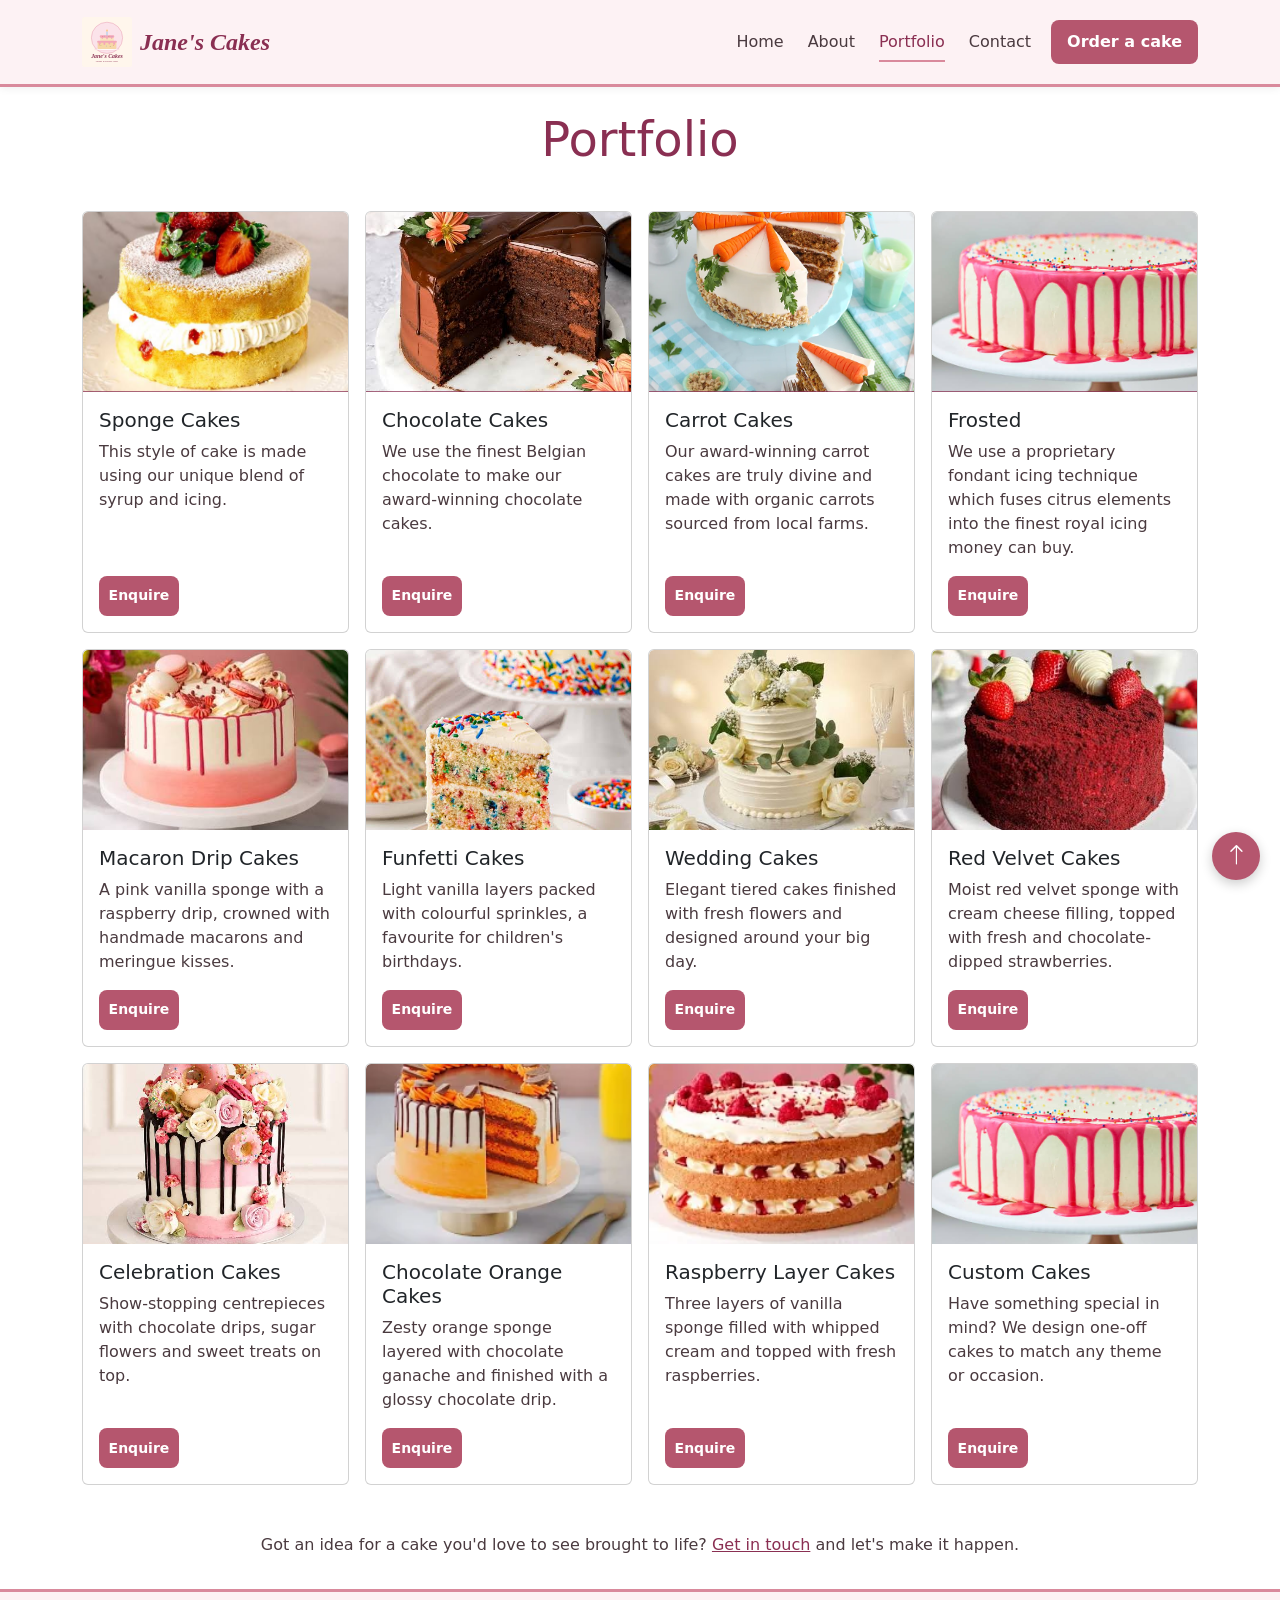
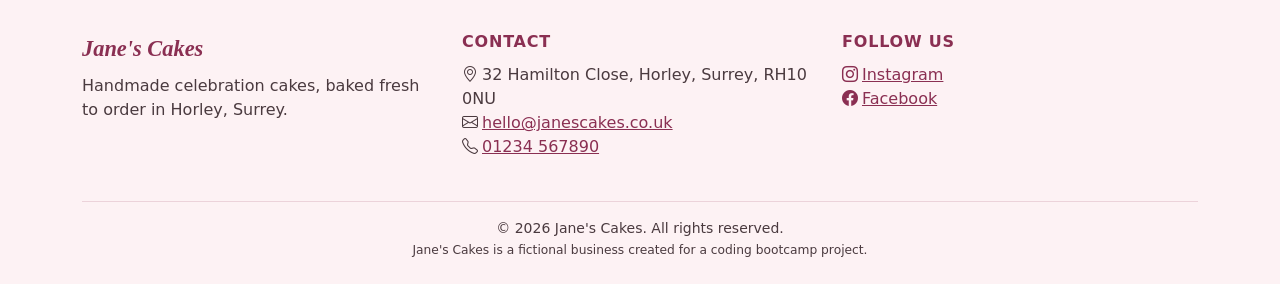
<file: portfolio.html>
<!doctype html>
<html lang="en">
  <head>
    <meta charset="UTF-8">
    <meta name="viewport" content="width=device-width, initial-scale=1.0">
    <meta name="description" content="Browse Jane's Cakes portfolio of sponge, chocolate, carrot, wedding, red velvet and celebration cakes.">
    <title>Portfolio | Jane's Cakes</title>
    <!-- Bootstrap CSS Link -->
    <link
      href="https://cdn.jsdelivr.net/npm/bootstrap@5.3.3/dist/css/bootstrap.min.css"
      rel="stylesheet"
      integrity="sha384-QWTKZyjpPEjISv5WaRU9OFeRpok6YctnYmDr5pNlyT2bRjXh0JMhjY6hW+ALEwIH"
      crossorigin="anonymous">
    <link rel="stylesheet" href="https://cdn.jsdelivr.net/npm/bootstrap-icons@1.11.3/font/bootstrap-icons.min.css">
    <link rel="stylesheet" href="assets/css/style.css">
      <link rel="icon" href="assets/images/Janes_Cakes_Logo.svg" type="image/svg+xml">
  </head>

  <body id="top">
    <nav class="navbar navbar-expand-sm sticky-top">
      <div class="container">
        <a class="navbar-brand d-flex align-items-center" href="index.html">
          <img src="assets/images/Janes_Cakes_Logo.svg" alt="Jane's Cakes logo" class="logo me-2">
          Jane's Cakes
        </a>
        <button
          class="navbar-toggler"
          type="button"
          data-bs-toggle="collapse"
          data-bs-target="#navbarSupportedContent"
          aria-controls="navbarSupportedContent"
          aria-expanded="false"
          aria-label="Toggle navigation"
        >
          <span class="navbar-toggler-icon"></span>
        </button>
        <div class="collapse navbar-collapse" id="navbarSupportedContent">
          <ul class="navbar-nav ms-auto align-items-sm-center">
            <li class="nav-item">
              <a class="nav-link" href="index.html">Home</a>
            </li>
            <li class="nav-item">
              <a class="nav-link" href="about.html">About</a>
            </li>
            <li class="nav-item">
              <a class="nav-link active" aria-current="page" href="portfolio.html">Portfolio</a>
            </li>
            <li class="nav-item">
              <a class="nav-link" href="contact.html">Contact</a>
            </li>
            <li class="nav-item ms-sm-2 mt-2 mt-sm-0">
              <a class="btn btn-cake px-3" href="contact.html">Order a cake</a>
            </li>
          </ul>
        </div>
      </div>
    </nav>

    <!-- main content -->
    <main class="fade-in">
      <!-- portfolio section starts here -->
      <section id="portfolio" class="container pb-4">
        <!-- my-4 used to add top and bottom margin to heading -->
        <div class="text-center my-4">
          <h1 class="display-5">Portfolio</h1>
        </div>

        <!--
          Card grid:
          row-cols-1    = 1 card per row on phones
          row-cols-sm-2 = 2 cards per row on small screens (576px+)
          row-cols-lg-4 = 4 cards per row on large screens (992px+)
          g-3           = even gap between the cards
          12 cards at 4 per row = 3 rows on desktop
        -->
        <div class="row row-cols-1 row-cols-sm-2 row-cols-lg-4 g-3">
          <!-- Card 1 -->
          <div class="col">
            <div class="card h-100 portfolio-card">
              <button type="button" class="portfolio-zoom" data-bs-toggle="modal" data-bs-target="#cakeModal1" aria-label="View a larger photo of Sponge Cakes">
                <img
                  src="assets/images/sponge.jpg"
                  class="card-img-top portfolio-img"
                  alt="A light sponge cake">
                <span class="portfolio-overlay" aria-hidden="true"><i class="bi bi-zoom-in me-1"></i>View larger</span>
              </button>
              <div class="card-body d-flex flex-column">
                <h2 class="card-title h5">Sponge Cakes</h2>
                <p class="card-text">
                  This style of cake is made using our unique blend of syrup and icing.
                </p>
                <a href="contact.html" class="btn btn-cake btn-sm mt-auto align-self-start">Enquire</a>
              </div>
            </div>
          </div>

          <!-- Card 2 -->
          <div class="col">
            <div class="card h-100 portfolio-card">
              <button type="button" class="portfolio-zoom" data-bs-toggle="modal" data-bs-target="#cakeModal2" aria-label="View a larger photo of Chocolate Cakes">
                <img
                  src="assets/images/chocolate.jpg"
                  class="card-img-top portfolio-img"
                  alt="A rich chocolate cake">
                <span class="portfolio-overlay" aria-hidden="true"><i class="bi bi-zoom-in me-1"></i>View larger</span>
              </button>
              <div class="card-body d-flex flex-column">
                <h2 class="card-title h5">Chocolate Cakes</h2>
                <p class="card-text">
                  We use the finest Belgian chocolate to make our award-winning chocolate cakes.
                </p>
                <a href="contact.html" class="btn btn-cake btn-sm mt-auto align-self-start">Enquire</a>
              </div>
            </div>
          </div>

          <!-- Card 3 -->
          <div class="col">
            <div class="card h-100 portfolio-card">
              <button type="button" class="portfolio-zoom" data-bs-toggle="modal" data-bs-target="#cakeModal3" aria-label="View a larger photo of Carrot Cakes">
                <img
                  src="assets/images/carrot-cake-beauty-4.webp"
                  class="card-img-top portfolio-img"
                  alt="A carrot cake with cream cheese frosting">
                <span class="portfolio-overlay" aria-hidden="true"><i class="bi bi-zoom-in me-1"></i>View larger</span>
              </button>
              <div class="card-body d-flex flex-column">
                <h2 class="card-title h5">Carrot Cakes</h2>
                <p class="card-text">
                  Our award-winning carrot cakes are truly divine and made with organic carrots sourced from local farms.
                </p>
                <a href="contact.html" class="btn btn-cake btn-sm mt-auto align-self-start">Enquire</a>
              </div>
            </div>
          </div>

          <!-- Card 4 -->
          <div class="col">
            <div class="card h-100 portfolio-card">
              <button type="button" class="portfolio-zoom" data-bs-toggle="modal" data-bs-target="#cakeModal4" aria-label="View a larger photo of Frosted">
                <img
                  src="assets/images/frosted.jpg"
                  class="card-img-top portfolio-img"
                  alt="A cake covered in smooth frosting">
                <span class="portfolio-overlay" aria-hidden="true"><i class="bi bi-zoom-in me-1"></i>View larger</span>
              </button>
              <div class="card-body d-flex flex-column">
                <h2 class="card-title h5">Frosted</h2>
                <p class="card-text">
                  We use a proprietary fondant icing technique which fuses citrus elements into the finest royal icing money can buy.
                </p>
                <a href="contact.html" class="btn btn-cake btn-sm mt-auto align-self-start">Enquire</a>
              </div>
            </div>
          </div>

          <!-- Card 5 -->
          <div class="col">
            <div class="card h-100 portfolio-card">
              <button type="button" class="portfolio-zoom" data-bs-toggle="modal" data-bs-target="#cakeModal5" aria-label="View a larger photo of Macaron Drip Cakes">
                <img
                  src="assets/images/macaron-drip-cake.jpg"
                  class="card-img-top portfolio-img" loading="lazy"
                  alt="A pink drip cake topped with macarons and meringues">
                <span class="portfolio-overlay" aria-hidden="true"><i class="bi bi-zoom-in me-1"></i>View larger</span>
              </button>
              <div class="card-body d-flex flex-column">
                <h2 class="card-title h5">Macaron Drip Cakes</h2>
                <p class="card-text">
                  A pink vanilla sponge with a raspberry drip, crowned with handmade macarons and meringue kisses.
                </p>
                <a href="contact.html" class="btn btn-cake btn-sm mt-auto align-self-start">Enquire</a>
              </div>
            </div>
          </div>

          <!-- Card 6 -->
          <div class="col">
            <div class="card h-100 portfolio-card">
              <button type="button" class="portfolio-zoom" data-bs-toggle="modal" data-bs-target="#cakeModal6" aria-label="View a larger photo of Funfetti Cakes">
                <img
                  src="assets/images/funfetti-cake.jpg"
                  class="card-img-top portfolio-img" loading="lazy"
                  alt="A slice of layered funfetti cake covered in sprinkles">
                <span class="portfolio-overlay" aria-hidden="true"><i class="bi bi-zoom-in me-1"></i>View larger</span>
              </button>
              <div class="card-body d-flex flex-column">
                <h2 class="card-title h5">Funfetti Cakes</h2>
                <p class="card-text">
                  Light vanilla layers packed with colourful sprinkles, a favourite for children's birthdays.
                </p>
                <a href="contact.html" class="btn btn-cake btn-sm mt-auto align-self-start">Enquire</a>
              </div>
            </div>
          </div>

          <!-- Card 7 -->
          <div class="col">
            <div class="card h-100 portfolio-card">
              <button type="button" class="portfolio-zoom" data-bs-toggle="modal" data-bs-target="#cakeModal7" aria-label="View a larger photo of Wedding Cakes">
                <img
                  src="assets/images/floral-wedding-cake.jpg"
                  class="card-img-top portfolio-img" loading="lazy"
                  alt="A white two-tier wedding cake decorated with fresh flowers">
                <span class="portfolio-overlay" aria-hidden="true"><i class="bi bi-zoom-in me-1"></i>View larger</span>
              </button>
              <div class="card-body d-flex flex-column">
                <h2 class="card-title h5">Wedding Cakes</h2>
                <p class="card-text">
                  Elegant tiered cakes finished with fresh flowers and designed around your big day.
                </p>
                <a href="contact.html" class="btn btn-cake btn-sm mt-auto align-self-start">Enquire</a>
              </div>
            </div>
          </div>

          <!-- Card 8 -->
          <div class="col">
            <div class="card h-100 portfolio-card">
              <button type="button" class="portfolio-zoom" data-bs-toggle="modal" data-bs-target="#cakeModal8" aria-label="View a larger photo of Red Velvet Cakes">
                <img
                  src="assets/images/red-velvet-cake.jpg"
                  class="card-img-top portfolio-img" loading="lazy"
                  alt="A red velvet cake topped with strawberries">
                <span class="portfolio-overlay" aria-hidden="true"><i class="bi bi-zoom-in me-1"></i>View larger</span>
              </button>
              <div class="card-body d-flex flex-column">
                <h2 class="card-title h5">Red Velvet Cakes</h2>
                <p class="card-text">
                  Moist red velvet sponge with cream cheese filling, topped with fresh and chocolate-dipped strawberries.
                </p>
                <a href="contact.html" class="btn btn-cake btn-sm mt-auto align-self-start">Enquire</a>
              </div>
            </div>
          </div>

          <!-- Card 9 -->
          <div class="col">
            <div class="card h-100 portfolio-card">
              <button type="button" class="portfolio-zoom" data-bs-toggle="modal" data-bs-target="#cakeModal9" aria-label="View a larger photo of Celebration Cakes">
                <img
                  src="assets/images/floral-drip-cake.jpg"
                  class="card-img-top portfolio-img" loading="lazy"
                  alt="A pink celebration cake decorated with flowers and doughnuts">
                <span class="portfolio-overlay" aria-hidden="true"><i class="bi bi-zoom-in me-1"></i>View larger</span>
              </button>
              <div class="card-body d-flex flex-column">
                <h2 class="card-title h5">Celebration Cakes</h2>
                <p class="card-text">
                  Show-stopping centrepieces with chocolate drips, sugar flowers and sweet treats on top.
                </p>
                <a href="contact.html" class="btn btn-cake btn-sm mt-auto align-self-start">Enquire</a>
              </div>
            </div>
          </div>

          <!-- Card 10 -->
          <div class="col">
            <div class="card h-100 portfolio-card">
              <button type="button" class="portfolio-zoom" data-bs-toggle="modal" data-bs-target="#cakeModal10" aria-label="View a larger photo of Chocolate Orange Cakes">
                <img
                  src="assets/images/chocolate-orange-cake.webp"
                  class="card-img-top portfolio-img" loading="lazy"
                  alt="An orange and chocolate layer cake">
                <span class="portfolio-overlay" aria-hidden="true"><i class="bi bi-zoom-in me-1"></i>View larger</span>
              </button>
              <div class="card-body d-flex flex-column">
                <h2 class="card-title h5">Chocolate Orange Cakes</h2>
                <p class="card-text">
                  Zesty orange sponge layered with chocolate ganache and finished with a glossy chocolate drip.
                </p>
                <a href="contact.html" class="btn btn-cake btn-sm mt-auto align-self-start">Enquire</a>
              </div>
            </div>
          </div>

          <!-- Card 11 -->
          <div class="col">
            <div class="card h-100 portfolio-card">
              <button type="button" class="portfolio-zoom" data-bs-toggle="modal" data-bs-target="#cakeModal11" aria-label="View a larger photo of Raspberry Layer Cakes">
                <img
                  src="assets/images/raspberry-layer-cake.webp"
                  class="card-img-top portfolio-img" loading="lazy"
                  alt="A layered sponge cake with cream and fresh raspberries">
                <span class="portfolio-overlay" aria-hidden="true"><i class="bi bi-zoom-in me-1"></i>View larger</span>
              </button>
              <div class="card-body d-flex flex-column">
                <h2 class="card-title h5">Raspberry Layer Cakes</h2>
                <p class="card-text">
                  Three layers of vanilla sponge filled with whipped cream and topped with fresh raspberries.
                </p>
                <a href="contact.html" class="btn btn-cake btn-sm mt-auto align-self-start">Enquire</a>
              </div>
            </div>
          </div>

          <!-- Card 12 - TODO: replace this image with a new cake photo -->
          <div class="col">
            <div class="card h-100 portfolio-card">
              <button type="button" class="portfolio-zoom" data-bs-toggle="modal" data-bs-target="#cakeModal12" aria-label="View a larger photo of Custom Cakes">
                <img
                  src="assets/images/frosted.jpg"
                  class="card-img-top portfolio-img" loading="lazy"
                  alt="A cake decorated for a special occasion">
                <span class="portfolio-overlay" aria-hidden="true"><i class="bi bi-zoom-in me-1"></i>View larger</span>
              </button>
              <div class="card-body d-flex flex-column">
                <h2 class="card-title h5">Custom Cakes</h2>
                <p class="card-text">
                  Have something special in mind? We design one-off cakes to match any theme or occasion.
                </p>
                <a href="contact.html" class="btn btn-cake btn-sm mt-auto align-self-start">Enquire</a>
              </div>
            </div>
          </div>
        </div>
      </section>

    </main>

      <!-- Enlarged photo pop-ups (Bootstrap modals), one per cake -->
      <div class="modal fade" id="cakeModal1" tabindex="-1" role="dialog" aria-labelledby="cakeModal1Label" aria-hidden="true">
        <div class="modal-dialog modal-dialog-centered modal-lg">
          <div class="modal-content">
            <div class="modal-header">
              <h2 class="modal-title h5" id="cakeModal1Label">Sponge Cakes</h2>
              <button type="button" class="btn-close" data-bs-dismiss="modal" aria-label="Close"></button>
            </div>
            <div class="modal-body">
              <img src="assets/images/sponge.jpg" class="modal-cake-img" loading="lazy" alt="A light sponge cake">
              <p class="mt-3 mb-0">This style of cake is made using our unique blend of syrup and icing.</p>
            </div>
            <div class="modal-footer">
              <a href="contact.html" class="btn btn-cake">Enquire about this cake</a>
            </div>
          </div>
        </div>
      </div>
      <div class="modal fade" id="cakeModal2" tabindex="-1" role="dialog" aria-labelledby="cakeModal2Label" aria-hidden="true">
        <div class="modal-dialog modal-dialog-centered modal-lg">
          <div class="modal-content">
            <div class="modal-header">
              <h2 class="modal-title h5" id="cakeModal2Label">Chocolate Cakes</h2>
              <button type="button" class="btn-close" data-bs-dismiss="modal" aria-label="Close"></button>
            </div>
            <div class="modal-body">
              <img src="assets/images/chocolate.jpg" class="modal-cake-img" loading="lazy" alt="A rich chocolate cake">
              <p class="mt-3 mb-0">We use the finest Belgian chocolate to make our award-winning chocolate cakes.</p>
            </div>
            <div class="modal-footer">
              <a href="contact.html" class="btn btn-cake">Enquire about this cake</a>
            </div>
          </div>
        </div>
      </div>
      <div class="modal fade" id="cakeModal3" tabindex="-1" role="dialog" aria-labelledby="cakeModal3Label" aria-hidden="true">
        <div class="modal-dialog modal-dialog-centered modal-lg">
          <div class="modal-content">
            <div class="modal-header">
              <h2 class="modal-title h5" id="cakeModal3Label">Carrot Cakes</h2>
              <button type="button" class="btn-close" data-bs-dismiss="modal" aria-label="Close"></button>
            </div>
            <div class="modal-body">
              <img src="assets/images/carrot-cake-beauty-4.webp" class="modal-cake-img" loading="lazy" alt="A carrot cake with cream cheese frosting">
              <p class="mt-3 mb-0">Our award-winning carrot cakes are truly divine and made with organic carrots sourced from local farms.</p>
            </div>
            <div class="modal-footer">
              <a href="contact.html" class="btn btn-cake">Enquire about this cake</a>
            </div>
          </div>
        </div>
      </div>
      <div class="modal fade" id="cakeModal4" tabindex="-1" role="dialog" aria-labelledby="cakeModal4Label" aria-hidden="true">
        <div class="modal-dialog modal-dialog-centered modal-lg">
          <div class="modal-content">
            <div class="modal-header">
              <h2 class="modal-title h5" id="cakeModal4Label">Frosted</h2>
              <button type="button" class="btn-close" data-bs-dismiss="modal" aria-label="Close"></button>
            </div>
            <div class="modal-body">
              <img src="assets/images/frosted.jpg" class="modal-cake-img" loading="lazy" alt="A cake covered in smooth frosting">
              <p class="mt-3 mb-0">We use a proprietary fondant icing technique which fuses citrus elements into the finest royal icing money can buy.</p>
            </div>
            <div class="modal-footer">
              <a href="contact.html" class="btn btn-cake">Enquire about this cake</a>
            </div>
          </div>
        </div>
      </div>
      <div class="modal fade" id="cakeModal5" tabindex="-1" role="dialog" aria-labelledby="cakeModal5Label" aria-hidden="true">
        <div class="modal-dialog modal-dialog-centered modal-lg">
          <div class="modal-content">
            <div class="modal-header">
              <h2 class="modal-title h5" id="cakeModal5Label">Macaron Drip Cakes</h2>
              <button type="button" class="btn-close" data-bs-dismiss="modal" aria-label="Close"></button>
            </div>
            <div class="modal-body">
              <img src="assets/images/macaron-drip-cake.jpg" class="modal-cake-img" loading="lazy" alt="A pink drip cake topped with macarons and meringues">
              <p class="mt-3 mb-0">A pink vanilla sponge with a raspberry drip, crowned with handmade macarons and meringue kisses.</p>
            </div>
            <div class="modal-footer">
              <a href="contact.html" class="btn btn-cake">Enquire about this cake</a>
            </div>
          </div>
        </div>
      </div>
      <div class="modal fade" id="cakeModal6" tabindex="-1" role="dialog" aria-labelledby="cakeModal6Label" aria-hidden="true">
        <div class="modal-dialog modal-dialog-centered modal-lg">
          <div class="modal-content">
            <div class="modal-header">
              <h2 class="modal-title h5" id="cakeModal6Label">Funfetti Cakes</h2>
              <button type="button" class="btn-close" data-bs-dismiss="modal" aria-label="Close"></button>
            </div>
            <div class="modal-body">
              <img src="assets/images/funfetti-cake.jpg" class="modal-cake-img" loading="lazy" alt="A slice of layered funfetti cake covered in sprinkles">
              <p class="mt-3 mb-0">Light vanilla layers packed with colourful sprinkles, a favourite for children's birthdays.</p>
            </div>
            <div class="modal-footer">
              <a href="contact.html" class="btn btn-cake">Enquire about this cake</a>
            </div>
          </div>
        </div>
      </div>
      <div class="modal fade" id="cakeModal7" tabindex="-1" role="dialog" aria-labelledby="cakeModal7Label" aria-hidden="true">
        <div class="modal-dialog modal-dialog-centered modal-lg">
          <div class="modal-content">
            <div class="modal-header">
              <h2 class="modal-title h5" id="cakeModal7Label">Wedding Cakes</h2>
              <button type="button" class="btn-close" data-bs-dismiss="modal" aria-label="Close"></button>
            </div>
            <div class="modal-body">
              <img src="assets/images/floral-wedding-cake.jpg" class="modal-cake-img" loading="lazy" alt="A white two-tier wedding cake decorated with fresh flowers">
              <p class="mt-3 mb-0">Elegant tiered cakes finished with fresh flowers and designed around your big day.</p>
            </div>
            <div class="modal-footer">
              <a href="contact.html" class="btn btn-cake">Enquire about this cake</a>
            </div>
          </div>
        </div>
      </div>
      <div class="modal fade" id="cakeModal8" tabindex="-1" role="dialog" aria-labelledby="cakeModal8Label" aria-hidden="true">
        <div class="modal-dialog modal-dialog-centered modal-lg">
          <div class="modal-content">
            <div class="modal-header">
              <h2 class="modal-title h5" id="cakeModal8Label">Red Velvet Cakes</h2>
              <button type="button" class="btn-close" data-bs-dismiss="modal" aria-label="Close"></button>
            </div>
            <div class="modal-body">
              <img src="assets/images/red-velvet-cake.jpg" class="modal-cake-img" loading="lazy" alt="A red velvet cake topped with strawberries">
              <p class="mt-3 mb-0">Moist red velvet sponge with cream cheese filling, topped with fresh and chocolate-dipped strawberries.</p>
            </div>
            <div class="modal-footer">
              <a href="contact.html" class="btn btn-cake">Enquire about this cake</a>
            </div>
          </div>
        </div>
      </div>
      <div class="modal fade" id="cakeModal9" tabindex="-1" role="dialog" aria-labelledby="cakeModal9Label" aria-hidden="true">
        <div class="modal-dialog modal-dialog-centered modal-lg">
          <div class="modal-content">
            <div class="modal-header">
              <h2 class="modal-title h5" id="cakeModal9Label">Celebration Cakes</h2>
              <button type="button" class="btn-close" data-bs-dismiss="modal" aria-label="Close"></button>
            </div>
            <div class="modal-body">
              <img src="assets/images/floral-drip-cake.jpg" class="modal-cake-img" loading="lazy" alt="A pink celebration cake decorated with flowers and doughnuts">
              <p class="mt-3 mb-0">Show-stopping centrepieces with chocolate drips, sugar flowers and sweet treats on top.</p>
            </div>
            <div class="modal-footer">
              <a href="contact.html" class="btn btn-cake">Enquire about this cake</a>
            </div>
          </div>
        </div>
      </div>
      <div class="modal fade" id="cakeModal10" tabindex="-1" role="dialog" aria-labelledby="cakeModal10Label" aria-hidden="true">
        <div class="modal-dialog modal-dialog-centered modal-lg">
          <div class="modal-content">
            <div class="modal-header">
              <h2 class="modal-title h5" id="cakeModal10Label">Chocolate Orange Cakes</h2>
              <button type="button" class="btn-close" data-bs-dismiss="modal" aria-label="Close"></button>
            </div>
            <div class="modal-body">
              <img src="assets/images/chocolate-orange-cake.webp" class="modal-cake-img" loading="lazy" alt="An orange and chocolate layer cake">
              <p class="mt-3 mb-0">Zesty orange sponge layered with chocolate ganache and finished with a glossy chocolate drip.</p>
            </div>
            <div class="modal-footer">
              <a href="contact.html" class="btn btn-cake">Enquire about this cake</a>
            </div>
          </div>
        </div>
      </div>
      <div class="modal fade" id="cakeModal11" tabindex="-1" role="dialog" aria-labelledby="cakeModal11Label" aria-hidden="true">
        <div class="modal-dialog modal-dialog-centered modal-lg">
          <div class="modal-content">
            <div class="modal-header">
              <h2 class="modal-title h5" id="cakeModal11Label">Raspberry Layer Cakes</h2>
              <button type="button" class="btn-close" data-bs-dismiss="modal" aria-label="Close"></button>
            </div>
            <div class="modal-body">
              <img src="assets/images/raspberry-layer-cake.webp" class="modal-cake-img" loading="lazy" alt="A layered sponge cake with cream and fresh raspberries">
              <p class="mt-3 mb-0">Three layers of vanilla sponge filled with whipped cream and topped with fresh raspberries.</p>
            </div>
            <div class="modal-footer">
              <a href="contact.html" class="btn btn-cake">Enquire about this cake</a>
            </div>
          </div>
        </div>
      </div>
      <div class="modal fade" id="cakeModal12" tabindex="-1" role="dialog" aria-labelledby="cakeModal12Label" aria-hidden="true">
        <div class="modal-dialog modal-dialog-centered modal-lg">
          <div class="modal-content">
            <div class="modal-header">
              <h2 class="modal-title h5" id="cakeModal12Label">Custom Cakes</h2>
              <button type="button" class="btn-close" data-bs-dismiss="modal" aria-label="Close"></button>
            </div>
            <div class="modal-body">
              <img src="assets/images/frosted.jpg" class="modal-cake-img" loading="lazy" alt="A cake decorated for a special occasion">
              <p class="mt-3 mb-0">Have something special in mind? We design one-off cakes to match any theme or occasion.</p>
            </div>
            <div class="modal-footer">
              <a href="contact.html" class="btn btn-cake">Enquire about this cake</a>
            </div>
          </div>
        </div>
      </div>


    <!-- Call to action (not shown on the contact page) -->
    <aside class="container text-center my-4">
      <p class="cta-text mb-0">
        Got an idea for a cake you'd love to see brought to life?
        <a href="contact.html">Get in touch</a> and let's make it happen.
      </p>
    </aside>

    <!-- Back to top button -->
    <a href="#top" class="back-to-top" aria-label="Back to top"><i class="bi bi-arrow-up" aria-hidden="true"></i></a>

    <!-- Site footer (same on every page) -->
    <footer class="site-footer">
      <div class="container">
        <div class="row row-cols-1 row-cols-md-3 g-4">
          <div class="col">
            <p class="footer-brand">Jane's Cakes</p>
            <p>Handmade celebration cakes, baked fresh to order in Horley, Surrey.</p>
          </div>
          <div class="col">
            <h2 class="footer-heading">Contact</h2>
            <!-- TODO: replace with real email and phone number, or remove -->
            <address class="mb-0">
              <i class="bi bi-geo-alt me-1" aria-hidden="true"></i>32 Hamilton Close, Horley, Surrey, RH10 0NU<br>
              <i class="bi bi-envelope me-1" aria-hidden="true"></i><a href="mailto:hello@janescakes.co.uk">hello@janescakes.co.uk</a><br>
              <i class="bi bi-telephone me-1" aria-hidden="true"></i><a href="tel:+441234567890">01234 567890</a>
            </address>
          </div>
          <div class="col">
            <h2 class="footer-heading">Follow us</h2>
            <!-- TODO: replace with Jane's real social media pages -->
            <ul class="list-unstyled mb-0">
              <li><a href="https://www.instagram.com/" target="_blank" rel="noopener" aria-label="Instagram (opens in a new tab)"><i class="bi bi-instagram me-1" aria-hidden="true"></i>Instagram</a></li>
              <li><a href="https://www.facebook.com/" target="_blank" rel="noopener" aria-label="Facebook (opens in a new tab)"><i class="bi bi-facebook me-1" aria-hidden="true"></i>Facebook</a></li>
            </ul>
          </div>
        </div>
        <p class="footer-copy">&copy; 2026 Jane's Cakes. All rights reserved.<br>
          <span class="small">Jane's Cakes is a fictional business created for a coding bootcamp project.</span></p>
      </div>
    </footer>

    <!-- Bootstrap JS Script-->
    <script
      src="https://cdn.jsdelivr.net/npm/bootstrap@5.3.3/dist/js/bootstrap.bundle.min.js"
      integrity="sha384-YvpcrYf0tY3lHB60NNkmXc5s9fDVZLESaAA55NDzOxhy9GkcIdslK1eN7N6jIeHz"
      crossorigin="anonymous"
    ></script>
  </body>
</html>
</file>
<file: assets/css/style.css>
/* ==========================================
   Colours
   Pale pink  #fdf2f4   Pink     #d98a9c
   Berry      #8a2f52   Charcoal #4a3a3f
   Button     #b5566e
   ========================================== */

/* ---------- Text ---------- */
p {
  color: #4a3a3f; /* warm charcoal: soft, easy to read, suits the pinks */
}

h1,
h2,
h3,
.h3 {
  color: #8a2f52; /* berry, from the logo */
}

/* ---------- Layout ---------- */
/* Note: this overrides Bootstrap's .container on every page */
.container {
  display: grid;
  grid-template-columns: 1fr;
  gap: 10px;
}

/* ---------- Navbar ---------- */
.navbar {
  background-color: #fdf2f4;
  border-bottom: 3px solid #d98a9c;
  box-shadow: 0 2px 8px rgba(0, 0, 0, 0.06);
  padding-top: 0.75rem;
  padding-bottom: 0.75rem;
}

/* Keep the logo within the navbar height */
.logo {
  height: 50px;
  width: auto;
}

/* "Jane's Cakes" text styled to match the logo wordmark */
.navbar-brand,
.navbar-brand:hover {
  font-family: Georgia, "Times New Roman", serif;
  font-style: italic;
  font-weight: 700;
  font-size: 1.5rem;
  color: #8a2f52;
}

/* Menu links: berry colour and pink underline for hover and current page */
.navbar .nav-link {
  position: relative;
  color: #4a3a3f;
  font-weight: 500;
  margin: 0 0.25rem;
}

/* Animated underline that slides in from the centre on hover */
.navbar .nav-link::after {
  content: "";
  position: absolute;
  left: 0.5rem;
  right: 0.5rem;
  bottom: 0;
  height: 2px;
  background-color: #d98a9c;
  transform: scaleX(0);
  transition: transform 0.25s ease;
}

.navbar .nav-link:hover,
.navbar .nav-link:focus-visible,
.navbar .nav-link.active {
  color: #8a2f52;
}

.navbar .nav-link:hover::after,
.navbar .nav-link:focus-visible::after,
.navbar .nav-link.active::after {
  transform: scaleX(1);
}

/* ---------- Buttons ---------- */
.btn-cake {
  background-color: #b5566e; /* deeper pink: white text passes WCAG AA contrast (4.6:1) */
  color: white;
  border: none;
  border-radius: 8px;
  padding: 0.6rem;
  font-weight: 600;
}

.btn-cake:hover {
  background-color: #9c3f58; /* darker pink on hover */
  color: white;
}

/* ---------- Cards ---------- */
.card-img-top {
  height: 250px;    /* home page card images */
  object-fit: cover; /* crops to fill the box without distorting */
}

.portfolio-img {
  height: 180px; /* smaller images for the 4-column portfolio grid */
}

/* ---------- Contact page ---------- */
.contact-form {
  background-color: #fdf2f4;
  padding: 1.5rem;
  border-radius: 12px;
  box-shadow: 0 4px 12px rgba(0, 0, 0, 0.08);
}

/* Pink glow when you click into a box */
.contact-form .form-control:focus,
.contact-form .form-select:focus {
  border-color: #d98a9c;
  box-shadow: 0 0 0 0.2rem rgba(217, 138, 156, 0.25);
}

.map-frame {
  border: 0;
  border-radius: 12px;
  box-shadow: 0 4px 12px rgba(0, 0, 0, 0.08);
  width: 100%;
  height: 350px;
}

.contact-details {
  background-color: #fdf2f4;
  padding: 1rem 1.5rem;
  border-radius: 12px;
  font-style: normal;
  color: #4a3a3f;
}

.contact-details a {
  color: #8a2f52;
}
/* Delivery & collection cards (contact page) */
.info-card {
  background-color: #fdf2f4;
  border-left: 4px solid #d98a9c;
  border-radius: 12px;
  padding: 1.25rem 1.5rem;
}

.info-card p {
  margin-bottom: 0;
}

/* ---------- Links ---------- */
/* Brand-coloured links instead of Bootstrap's default blue */
main a:not(.btn),
.cta-text a {
  color: #8a2f52;
}

main a:not(.btn):hover,
.cta-text a:hover {
  color: #b5566e;
}

/* ---------- Footer ---------- */
.site-footer {
  background-color: #fdf2f4;
  border-top: 3px solid #d98a9c;
  color: #4a3a3f;
  padding: 2.5rem 0 1.5rem;
  margin-top: 2rem;
}

.footer-brand {
  font-family: Georgia, "Times New Roman", serif;
  font-style: italic;
  font-weight: 700;
  font-size: 1.4rem;
  color: #8a2f52;
  margin-bottom: 0.5rem;
}

.footer-heading {
  font-size: 1rem;
  font-weight: 700;
  text-transform: uppercase;
  letter-spacing: 0.05em;
  color: #8a2f52;
  margin-bottom: 0.75rem;
}

.site-footer address {
  font-style: normal;
}

.site-footer a {
  color: #8a2f52;
}

.site-footer a:hover {
  color: #5e1f37; /* darker berry keeps strong contrast on the pale pink */
}

.footer-copy {
  text-align: center;
  font-size: 0.875rem;
  border-top: 1px solid #ecd3da;
  padding-top: 1rem;
  margin: 2rem 0 0;
}

/* ---------- Home and About intro images ---------- */
/* 4:3 crop so the photo is closer to the height of the text beside it */
.hero-img {
  width: 100%;
  aspect-ratio: 4 / 3;
  object-fit: cover;
  border-radius: 12px;
  box-shadow: 0 4px 12px rgba(0, 0, 0, 0.08);
}

/* Home page: wider, shorter crop so the photo matches the height of the shorter text */
.hero-img-wide {
  aspect-ratio: 3 / 2;
  object-position: center 35%; /* keep the faces in view */
}

/* ==========================================
   Interactive features
   ========================================== */

/* ---------- Page fade-in ---------- */
@keyframes fadeInUp {
  from { opacity: 0; transform: translateY(16px); }
  to   { opacity: 1; transform: none; } /* "none" so pop-ups and the sticky navbar still layer correctly */
}

.fade-in {
  animation: fadeInUp 0.6s ease-out both;
}

/* ---------- Buttons ---------- */
.btn-cake {
  transition: background-color 0.2s ease, transform 0.2s ease, box-shadow 0.2s ease;
}

.btn-cake:hover,
.btn-cake:focus-visible {
  transform: translateY(-2px);
  box-shadow: 0 6px 14px rgba(138, 47, 82, 0.25);
}

/* ---------- Hover zoom cards (home occasions) ---------- */
.zoom-card {
  overflow: hidden;
  transition: transform 0.3s ease, box-shadow 0.3s ease;
}

.zoom-card .card-img-top {
  transition: transform 0.4s ease;
}

.zoom-card:hover,
.zoom-card:focus-within {
  transform: translateY(-6px);
  box-shadow: 0 12px 24px rgba(0, 0, 0, 0.12);
}

.zoom-card:hover .card-img-top,
.zoom-card:focus-within .card-img-top {
  transform: scale(1.08);
}

/* ---------- Back to top button ---------- */
.back-to-top {
  position: fixed;
  right: 1.25rem;
  bottom: 1.25rem;
  z-index: 1030;
  width: 48px;
  height: 48px;
  display: flex;
  align-items: center;
  justify-content: center;
  border-radius: 50%;
  background-color: #b5566e;
  color: white;
  font-size: 1.4rem;
  text-decoration: none;
  box-shadow: 0 4px 12px rgba(0, 0, 0, 0.2);
  transition: background-color 0.2s ease, transform 0.2s ease;
}

.back-to-top:hover,
.back-to-top:focus-visible {
  background-color: #9c3f58;
  color: white;
  transform: translateY(-3px);
}

/* ---------- Form feedback (contact page) ---------- */
/* While typing, a field's border turns green when the entry is valid and red when it isn't */
.contact-form .form-control:focus:valid,
.contact-form .form-select:focus:valid {
  border-color: #198754;
  box-shadow: 0 0 0 0.2rem rgba(25, 135, 84, 0.2);
}

.contact-form .form-control:focus:invalid,
.contact-form .form-select:focus:invalid {
  border-color: #dc3545;
  box-shadow: 0 0 0 0.2rem rgba(220, 53, 69, 0.2);
}

/* ---------- Respect "reduce motion" settings ---------- */
@media (prefers-reduced-motion: reduce) {
  *,
  *::before,
  *::after {
    animation: none !important;
    transition: none !important;
    scroll-behavior: auto !important;
  }

}

html {
  scroll-behavior: smooth;
}

/* ---------- How to order steps (home) ---------- */
.step-card {
  position: relative;
  text-align: center;
  background-color: #fdf2f4;
  border-radius: 12px;
  padding: 2rem 1.5rem 1.5rem;
  transition: transform 0.3s ease, box-shadow 0.3s ease;
}

.step-card:hover {
  transform: translateY(-6px);
  box-shadow: 0 12px 24px rgba(0, 0, 0, 0.1);
}

.step-number {
  position: absolute;
  top: -16px;
  left: 50%;
  transform: translateX(-50%);
  width: 36px;
  height: 36px;
  line-height: 36px;
  border-radius: 50%;
  background-color: #b5566e;
  color: white;
  font-weight: 700;
}

.step-icon {
  display: block;
  font-size: 2.5rem;
  color: #8a2f52;
  margin-bottom: 0.75rem;
  transition: transform 0.3s ease;
}

.step-card:hover .step-icon {
  transform: scale(1.15) rotate(-6deg);
}

.step-card p {
  margin-bottom: 0;
}

/* ---------- Reviews carousel (home) ---------- */
.reviews-carousel {
  max-width: 760px;
  margin: 0 auto;
  padding-bottom: 2.5rem; /* room for the indicator dots */
}

.review-card {
  text-align: center;
  background-color: #fdf2f4;
  border-radius: 12px;
  padding: 2.5rem 4rem;
  margin: 0;
}

.review-stars {
  color: #b5566e;
  font-size: 1.2rem;
  margin-bottom: 1rem;
  letter-spacing: 0.15rem;
}

.review-card .blockquote p {
  font-style: italic;
}

.review-author {
  font-weight: 600;
  color: #8a2f52;
}

.reviews-carousel .carousel-indicators {
  margin-bottom: 0;
}

/* Narrower arrow areas so they sit beside the review text, not on top of it */
.reviews-carousel .carousel-control-prev,
.reviews-carousel .carousel-control-next {
  width: 3.5rem;
}

.reviews-carousel .carousel-indicators [data-bs-target] {
  background-color: #b5566e;
}

@media (max-width: 575.98px) {
  .review-card {
    padding: 2rem 3rem;
  }
}

/* ---------- Timeline (about) ---------- */
.timeline {
  position: relative;
  list-style: none;
  padding: 0;
  margin: 0 auto;
  max-width: 960px;
}

/* The vertical line */
.timeline::before {
  content: "";
  position: absolute;
  top: 0;
  bottom: 0;
  left: 24px;
  width: 4px;
  background-color: #d98a9c;
  border-radius: 2px;
}

.timeline-item {
  position: relative;
  padding-left: 72px;
  margin-bottom: 2rem;
}

/* The circle on the line, with an icon */
.timeline-dot {
  position: absolute;
  left: 2px;
  top: 0.75rem;
  width: 48px;
  height: 48px;
  display: flex;
  align-items: center;
  justify-content: center;
  border-radius: 50%;
  background-color: white;
  border: 4px solid #d98a9c;
  color: #8a2f52;
  font-size: 1.2rem;
  transition: background-color 0.3s ease, color 0.3s ease, transform 0.3s ease;
}

.timeline-content {
  background-color: #fdf2f4;
  border-radius: 12px;
  padding: 1.25rem 1.5rem;
  transition: transform 0.3s ease, box-shadow 0.3s ease;
}

.timeline-content p {
  margin-bottom: 0;
}

.timeline-year {
  display: inline-block;
  background-color: #b5566e;
  color: white;
  font-weight: 700;
  font-size: 0.9rem;
  padding: 0.15rem 0.75rem;
  border-radius: 999px;
  margin-bottom: 0.5rem;
}

/* Hover: the card lifts and the dot fills with colour */
.timeline-item:hover .timeline-content {
  transform: translateY(-4px);
  box-shadow: 0 10px 20px rgba(0, 0, 0, 0.1);
}

.timeline-item:hover .timeline-dot {
  background-color: #b5566e;
  color: white;
  transform: scale(1.1);
}

/* Each milestone fades in one after another */
.timeline-item {
  animation: fadeInUp 0.6s ease-out both;
}
.timeline-item:nth-child(2) { animation-delay: 0.1s; }
.timeline-item:nth-child(3) { animation-delay: 0.2s; }
.timeline-item:nth-child(4) { animation-delay: 0.3s; }
.timeline-item:nth-child(5) { animation-delay: 0.4s; }
.timeline-item:nth-child(6) { animation-delay: 0.5s; }

/* Tablets and up: line in the centre, cards alternate left and right */
@media (min-width: 768px) {
  .timeline::before {
    left: 50%;
    transform: translateX(-50%);
  }

  .timeline-item {
    width: 50%;
    padding-left: 0;
    padding-right: 48px;
  }

  .timeline-item:nth-child(even) {
    margin-left: 50%;
    padding-right: 0;
    padding-left: 48px;
  }

  .timeline-dot {
    left: auto;
    right: -24px;
  }

  .timeline-item:nth-child(even) .timeline-dot {
    right: auto;
    left: -24px;
  }

  .timeline-item:nth-child(odd) .timeline-content {
    text-align: right;
  }
}

/* ---------- Portfolio: hover zoom, overlay and enlarge ---------- */
.portfolio-card {
  overflow: hidden;
  transition: transform 0.3s ease, box-shadow 0.3s ease;
}

.portfolio-card:hover,
.portfolio-card:focus-within {
  transform: translateY(-6px);
  box-shadow: 0 12px 24px rgba(0, 0, 0, 0.12);
}

/* The photo is a button that opens the enlarged version */
.portfolio-zoom {
  position: relative;
  display: block;
  width: 100%;
  padding: 0;
  border: 0;
  background: none;
  overflow: hidden;
  cursor: zoom-in;
}

.portfolio-zoom img {
  display: block;
  width: 100%;
  transition: transform 0.4s ease;
}

.portfolio-zoom:hover img,
.portfolio-zoom:focus-visible img {
  transform: scale(1.1);
}

/* "View larger" label that slides up over the photo */
.portfolio-overlay {
  position: absolute;
  left: 0;
  right: 0;
  bottom: 0;
  padding: 0.6rem;
  background-color: rgba(138, 47, 82, 0.88);
  color: white;
  font-weight: 600;
  transform: translateY(100%);
  transition: transform 0.3s ease;
}

.portfolio-zoom:hover .portfolio-overlay,
.portfolio-zoom:focus-visible .portfolio-overlay {
  transform: translateY(0);
}

.portfolio-zoom:focus-visible {
  outline: 3px solid #8a2f52;
  outline-offset: -3px;
}

/* Enlarged photo in the pop-up */
.modal-cake-img {
  width: 100%;
  height: auto;
  max-height: 70vh;
  object-fit: contain;
  border-radius: 8px;
}

.modal-content {
  border-radius: 12px;
}

.modal-header {
  background-color: #fdf2f4;
}

/* ---------- FAQ accordion (contact) ---------- */
.faq-accordion {
  max-width: 860px;
  margin: 0 auto;
}

.faq-accordion .accordion-item {
  border-color: #ecd3da;
}

.faq-accordion .accordion-button {
  font-weight: 600;
  color: #4a3a3f;
}

.faq-accordion .accordion-button:hover {
  background-color: #fdf2f4;
}

/* Open question: pink background, berry text */
.faq-accordion .accordion-button:not(.collapsed) {
  background-color: #fdf2f4;
  color: #8a2f52;
  box-shadow: inset 0 -1px 0 #ecd3da;
}

.faq-accordion .accordion-button:focus {
  border-color: #d98a9c;
  box-shadow: 0 0 0 0.2rem rgba(217, 138, 156, 0.35);
}

/* Berry-coloured arrow when a question is open */
.faq-accordion {
  --bs-accordion-btn-active-icon: url("data:image/svg+xml,%3csvg xmlns='http://www.w3.org/2000/svg' viewBox='0 0 16 16' fill='none' stroke='%238a2f52' stroke-linecap='round' stroke-linejoin='round'%3e%3cpath d='M2 5L8 11L14 5'/%3e%3c/svg%3e");
}
</file>
